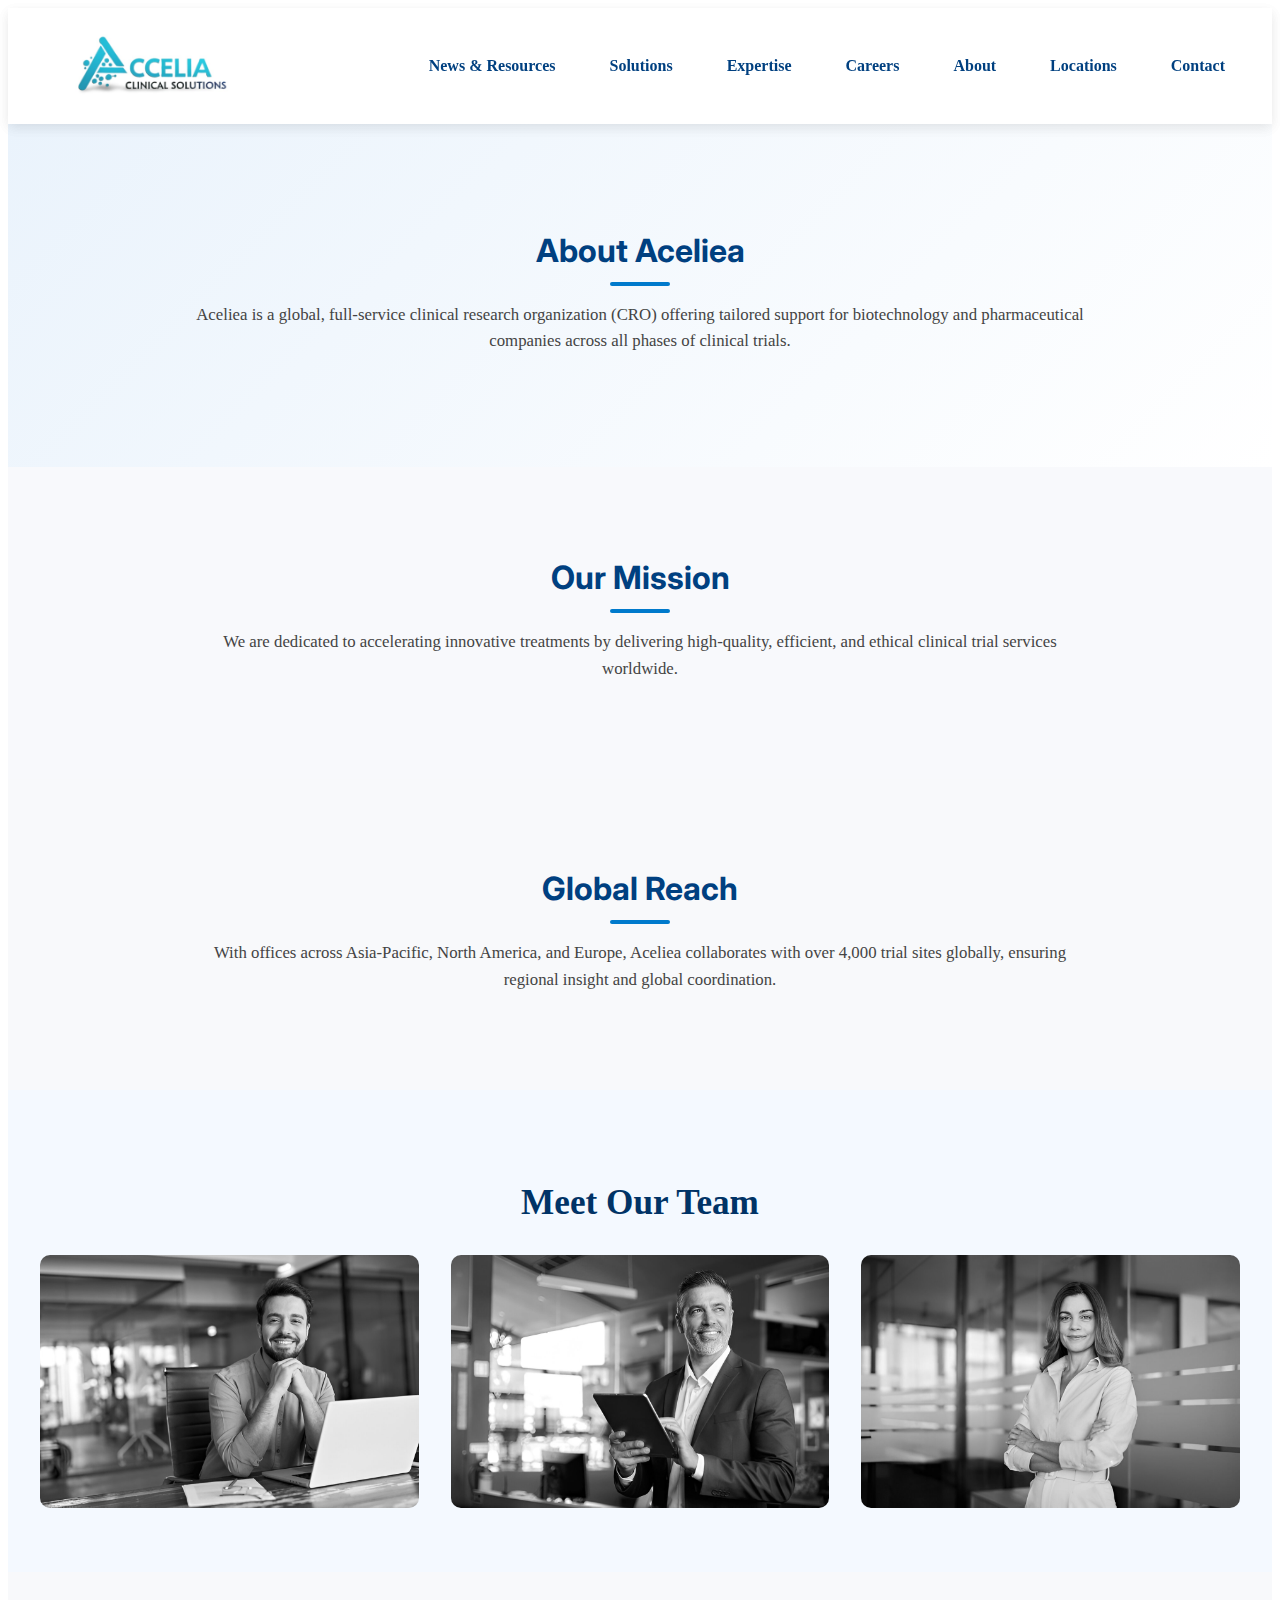
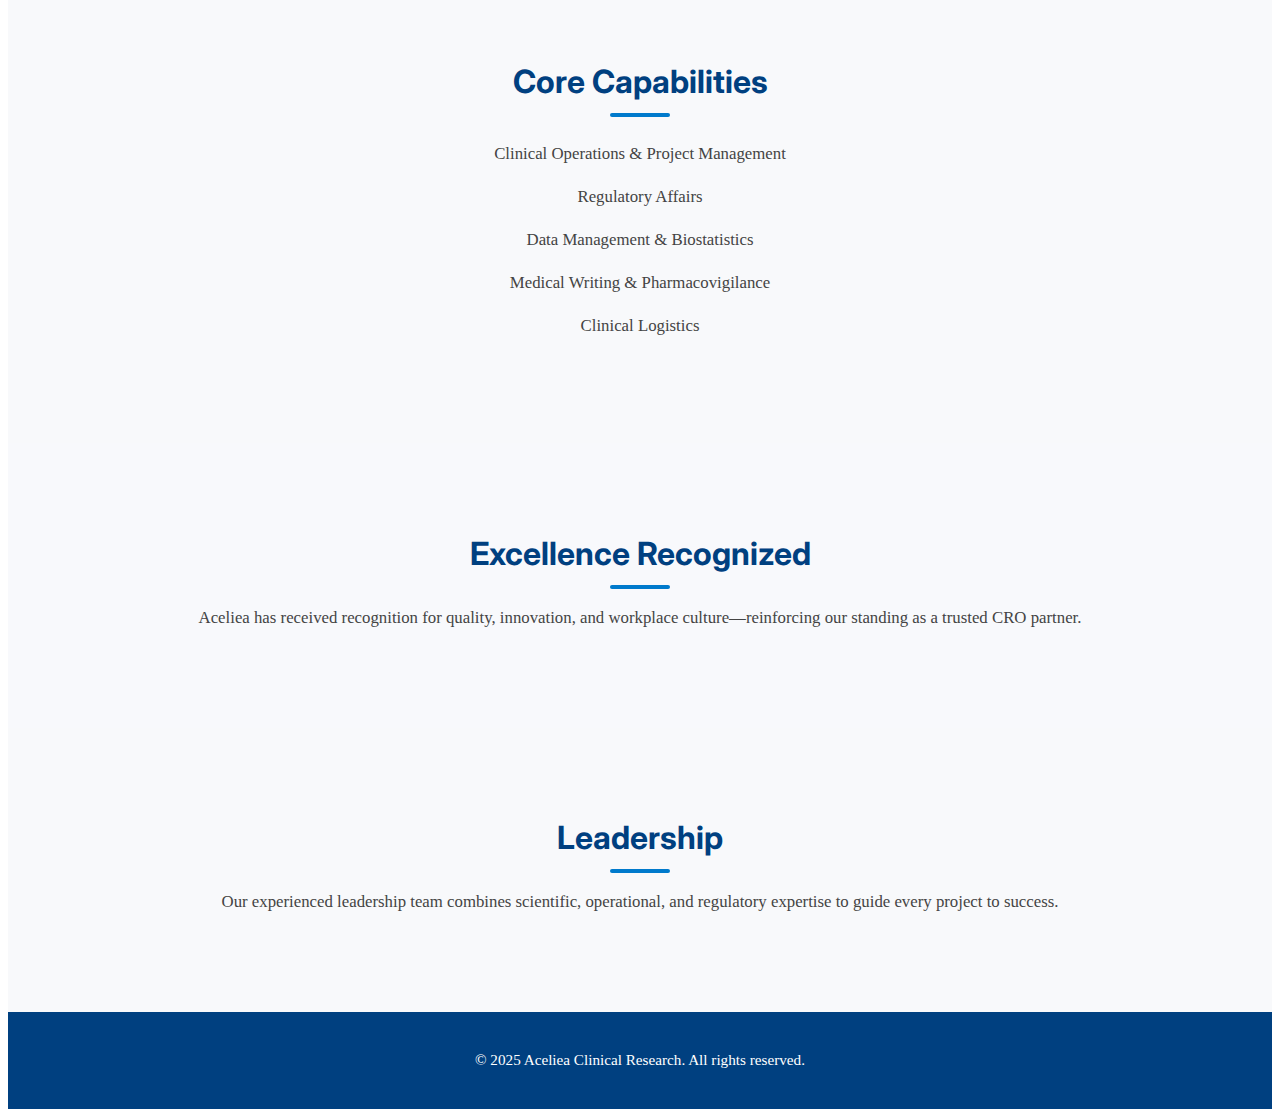
<file: about.html>
<!DOCTYPE html>
<html lang="en">

<head>
    <meta charset="UTF-8" />
    <meta name="viewport" content="width=device-width, initial-scale=1.0" />
    <title>About - Aceliea Clinical Research</title>
    <link rel="stylesheet" href="style.css" />
    <link href="https://fonts.googleapis.com/css2?family=Inter:wght@400;600&display=swap" rel="stylesheet" />
</head>

<body>
    <header id="navbar-placeholder"></header>

    <main>
        <section class="section about-hero">
            <h2>About Aceliea</h2>
            <p>Aceliea is a global, full-service clinical research organization (CRO) offering tailored support for
                biotechnology and pharmaceutical companies across all phases of clinical trials.</p>
        </section>

        <section class="section mission">
            <h2>Our Mission</h2>
            <p>We are dedicated to accelerating innovative treatments by delivering high-quality, efficient, and ethical
                clinical trial services worldwide.</p>
        </section>

        <section class="section global">
            <h2>Global Reach</h2>
            <p>With offices across Asia-Pacific, North America, and Europe, Aceliea collaborates with over 4,000 trial
                sites globally, ensuring regional insight and global coordination.</p>
        </section>

        <section class="team-section">
            <h2>Meet Our Team</h2>
            <div class="team-grid">
                <div class="team-member"><img src="images/team1.jpg" alt="Team Member 1"></div>
                <div class="team-member"><img src="images/team2.jpg" alt="Team Member 2"></div>
                <div class="team-member"><img src="images/team3.jpg" alt="Team Member 3"></div>
                <!-- Add more as needed -->
            </div>
        </section>


        <section class="section capabilities">
            <h2>Core Capabilities</h2>
            <ul class="capability-list">
                <li>Clinical Operations & Project Management</li>
                <li>Regulatory Affairs</li>
                <li>Data Management & Biostatistics</li>
                <li>Medical Writing & Pharmacovigilance</li>
                <li>Clinical Logistics</li>
            </ul>
        </section>

        <section class="section awards">
            <h2>Excellence Recognized</h2>
            <p>Aceliea has received recognition for quality, innovation, and workplace culture—reinforcing our standing
                as a trusted CRO partner.</p>
        </section>

        <section class="section leadership">
            <h2>Leadership</h2>
            <p>Our experienced leadership team combines scientific, operational, and regulatory expertise to guide every
                project to success.</p>
        </section>
    </main>

    <footer>
        <p>&copy; 2025 Aceliea Clinical Research. All rights reserved.</p>
    </footer>

    <script src="script.js"></script>
</body>

</html>
</file>
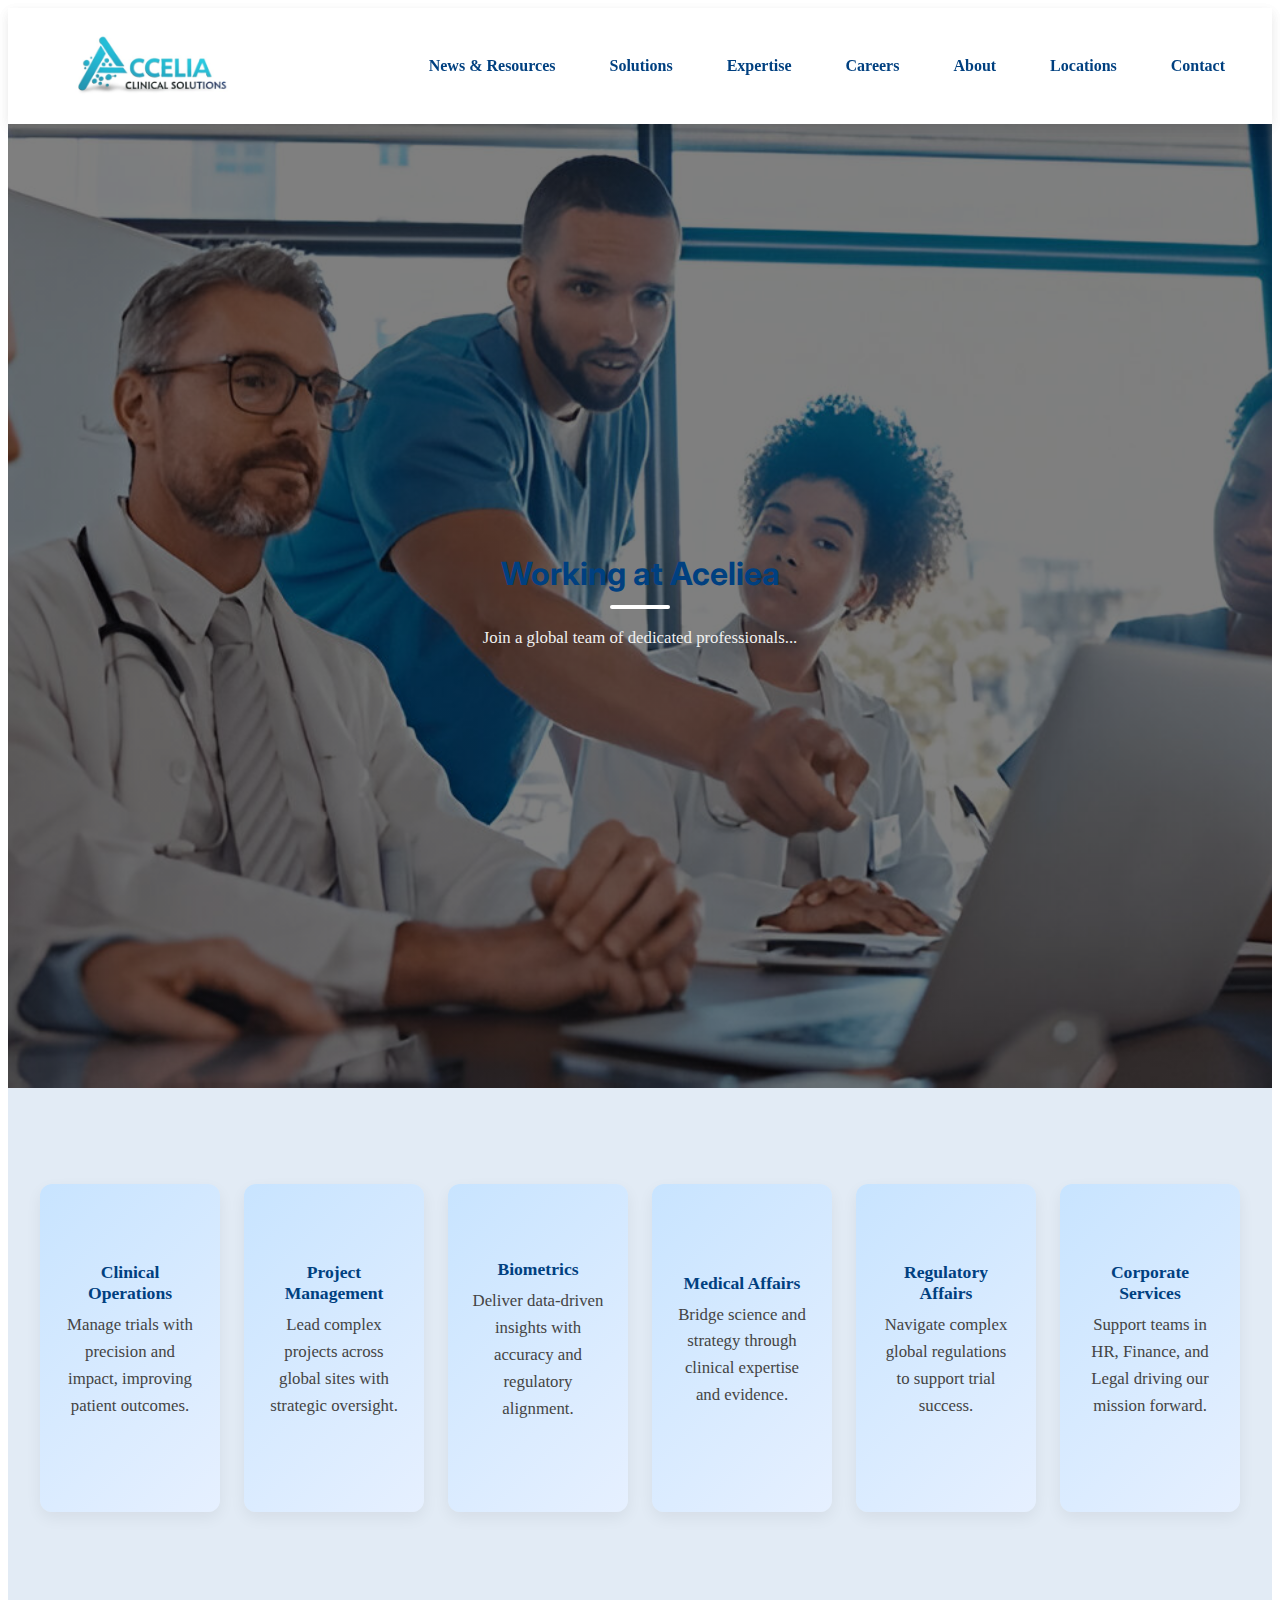
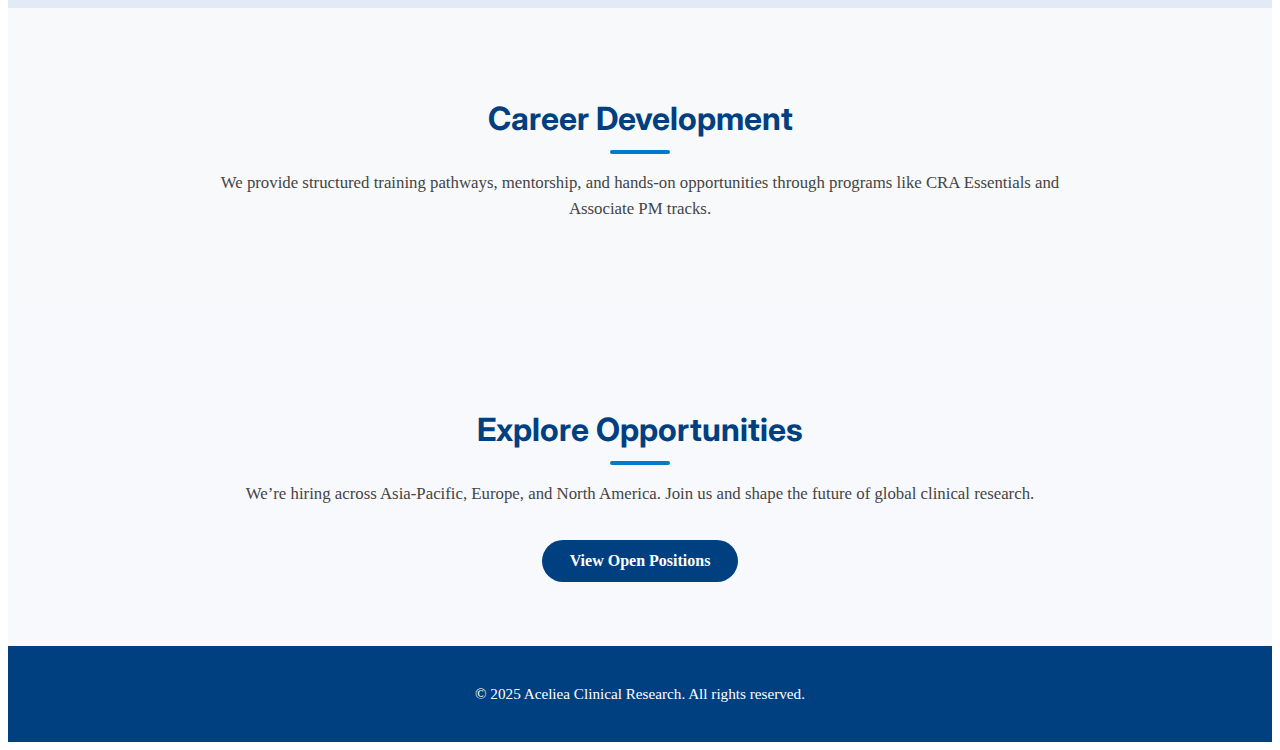
<file: careers.html>
<!DOCTYPE html>
<html lang="en">

<head>
    <meta charset="UTF-8" />
    <meta name="viewport" content="width=device-width, initial-scale=1.0" />
    <title>Careers - Aceliea Clinical Research</title>
    <link rel="stylesheet" href="style.css" />
    <link href="https://fonts.googleapis.com/css2?family=Inter:wght@400;600&display=swap" rel="stylesheet" />
</head>

<body>
    <header id="navbar-placeholder"></header>

    <main>
        <section class="section working-at">
            <h2>Working at Aceliea</h2>
            <p>Join a global team of dedicated professionals...</p>
        </section>

        <section class="section careers-section">
            <div class="career-cards">
                <div class="career-card">
                    <h3>Clinical Operations</h3>
                    <p>Manage trials with precision and impact, improving patient outcomes.</p>
                </div>
                <div class="career-card">
                    <h3>Project Management</h3>
                    <p>Lead complex projects across global sites with strategic oversight.</p>
                </div>
                <div class="career-card">
                    <h3>Biometrics</h3>
                    <p>Deliver data-driven insights with accuracy and regulatory alignment.</p>
                </div>
                <div class="career-card">
                    <h3>Medical Affairs</h3>
                    <p>Bridge science and strategy through clinical expertise and evidence.</p>
                </div>
                <div class="career-card">
                    <h3>Regulatory Affairs</h3>
                    <p>Navigate complex global regulations to support trial success.</p>
                </div>
                <div class="career-card">
                    <h3>Corporate Services</h3>
                    <p>Support teams in HR, Finance, and Legal driving our mission forward.</p>
                </div>
            </div>
        </section>

        <section class="section">
            <h2>Career Development</h2>
            <p>We provide structured training pathways, mentorship, and hands-on opportunities through programs like CRA
                Essentials and Associate PM tracks.</p>
        </section>

        <section class="section">
            <h2>Explore Opportunities</h2>
            <p>We’re hiring across Asia-Pacific, Europe, and North America. Join us and shape the future of global
                clinical research.</p>
            <a href="#" class="btn-know-more">View Open Positions</a>
        </section>
    </main>

    <footer>
        <p>&copy; 2025 Aceliea Clinical Research. All rights reserved.</p>
    </footer>

    <script src="script.js"></script>
</body>

</html>
</file>
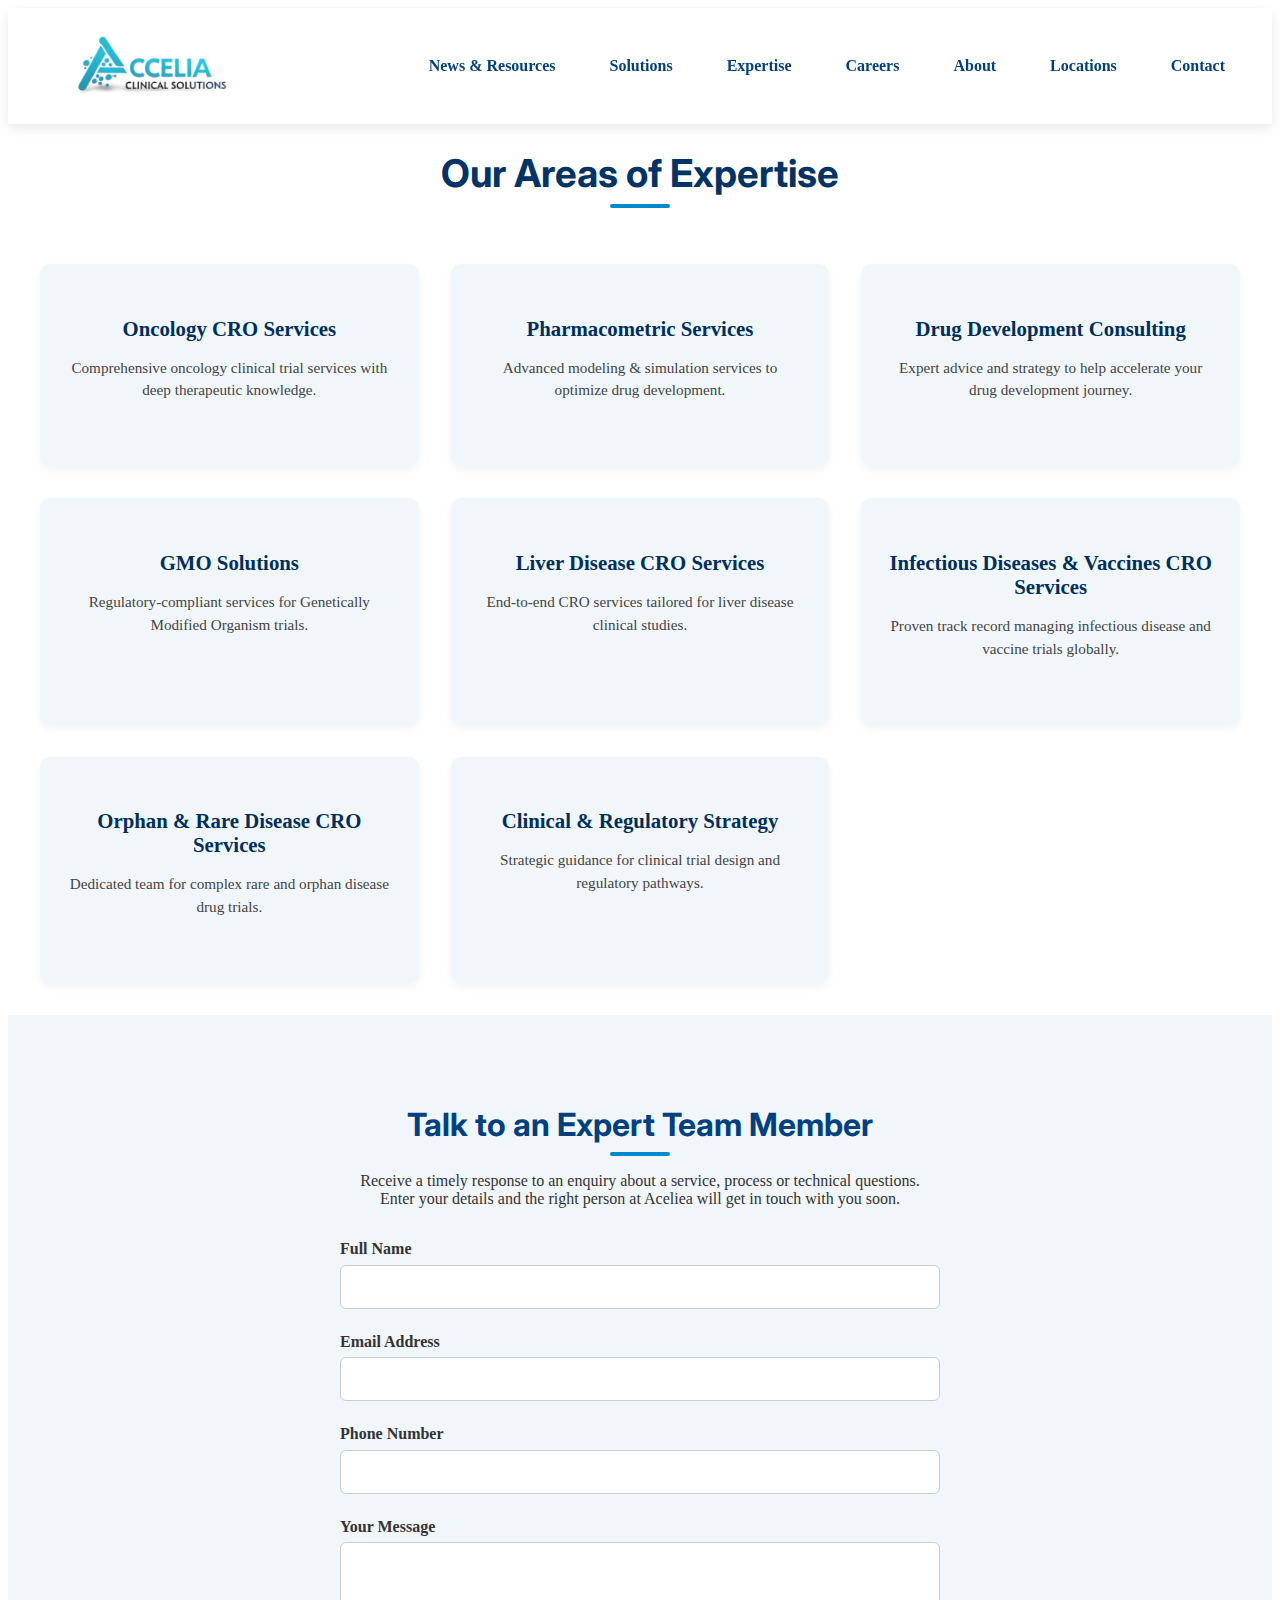
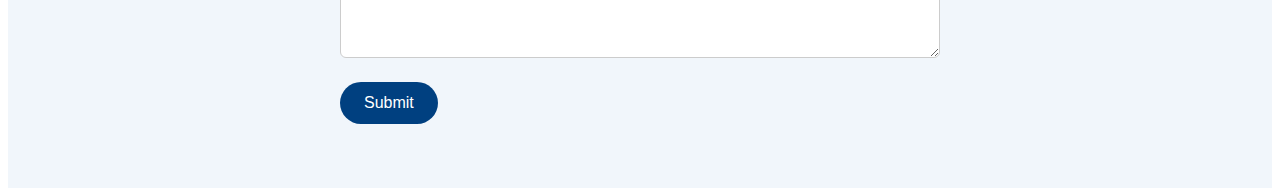
<file: expertise.html>
<!DOCTYPE html>
<html lang="en">

<head>
    <meta charset="UTF-8" />
    <meta name="viewport" content="width=device-width, initial-scale=1.0" />
    <title>Expertise | Aceliea Clinical Research</title>
    <link rel="stylesheet" href="style.css" />
    <link href="https://fonts.googleapis.com/css2?family=Inter:wght@400;600&display=swap" rel="stylesheet" />
</head>

<body>
    <!-- Updated Navbar -->
    <header id="navbar-placeholder"></header>

    <!-- Expertise Section -->
    <main>
        <h1 class="section-title">Our Areas of Expertise</h1>
        <div class="expertise-container">
            <div class="expertise-box">
                <h3>Oncology CRO Services</h3>
                <p>Comprehensive oncology clinical trial services with deep therapeutic knowledge.</p>
                <a href="#" class="learn-more">Learn More</a>
            </div>
            <div class="expertise-box">
                <h3>Pharmacometric Services</h3>
                <p>Advanced modeling & simulation services to optimize drug development.</p>
                <a href="#" class="learn-more">Learn More</a>
            </div>
            <div class="expertise-box">
                <h3>Drug Development Consulting</h3>
                <p>Expert advice and strategy to help accelerate your drug development journey.</p>
                <a href="#" class="learn-more">Learn More</a>
            </div>
            <div class="expertise-box">
                <h3>GMO Solutions</h3>
                <p>Regulatory-compliant services for Genetically Modified Organism trials.</p>
                <a href="#" class="learn-more">Learn More</a>
            </div>
            <div class="expertise-box">
                <h3>Liver Disease CRO Services</h3>
                <p>End-to-end CRO services tailored for liver disease clinical studies.</p>
                <a href="#" class="learn-more">Learn More</a>
            </div>
            <div class="expertise-box">
                <h3>Infectious Diseases & Vaccines CRO Services</h3>
                <p>Proven track record managing infectious disease and vaccine trials globally.</p>
                <a href="#" class="learn-more">Learn More</a>
            </div>
            <div class="expertise-box">
                <h3>Orphan & Rare Disease CRO Services</h3>
                <p>Dedicated team for complex rare and orphan disease drug trials.</p>
                <a href="#" class="learn-more">Learn More</a>
            </div>
            <div class="expertise-box">
                <h3>Clinical & Regulatory Strategy</h3>
                <p>Strategic guidance for clinical trial design and regulatory pathways.</p>
                <a href="#" class="learn-more">Learn More</a>
            </div>
        </div>
        <!-- Contact Form Section -->
        <section class="contact-form-section">
            <h2>Talk to an Expert Team Member</h2>
            <p>Receive a timely response to an enquiry about a service, process or technical questions.<br>
                Enter your details and the right person at Aceliea will get in touch with you soon.</p>

            <form class="expert-contact-form"
                action="https://formsubmit.co/acceliaclinicalsolution@gmail.com?success=true" method="POST">

                <input type="hidden" name="_captcha" value="false">
                <input type="hidden" name="_template" value="table">
                <input type="hidden" name="_subject" value="Talk to an Expert Team Member Form">
                <input type="hidden" name="form_origin" value="Talk to an Expert Team Member Form">
                <input type="hidden" name="_autoresponse"
                    value="Thank you for contacting Aceliea. We'll get back to you soon!">

                <div class="form-group">
                    <label for="name">Full Name</label>
                    <input type="text" id="name" name="name" required>
                </div>

                <div class="form-group">
                    <label for="email">Email Address</label>
                    <input type="email" id="email" name="email" required>
                </div>

                <div class="form-group">
                    <label for="phone">Phone Number</label>
                    <input type="tel" id="phone" name="phone">
                </div>

                <div class="form-group">
                    <label for="message">Your Message</label>
                    <textarea id="message" name="message" rows="5" required></textarea>
                </div>

                <button type="submit" class="submit-btn">Submit</button>
            </form>
            <div id="form-success-message" class="success-alert" style="display: none;">
                ✅ Thank you! Your message has been sent successfully.
            </div>
        </section>
    </main>
    </main>
    <script src="script.js"></script>
</body>

</html>
</file>
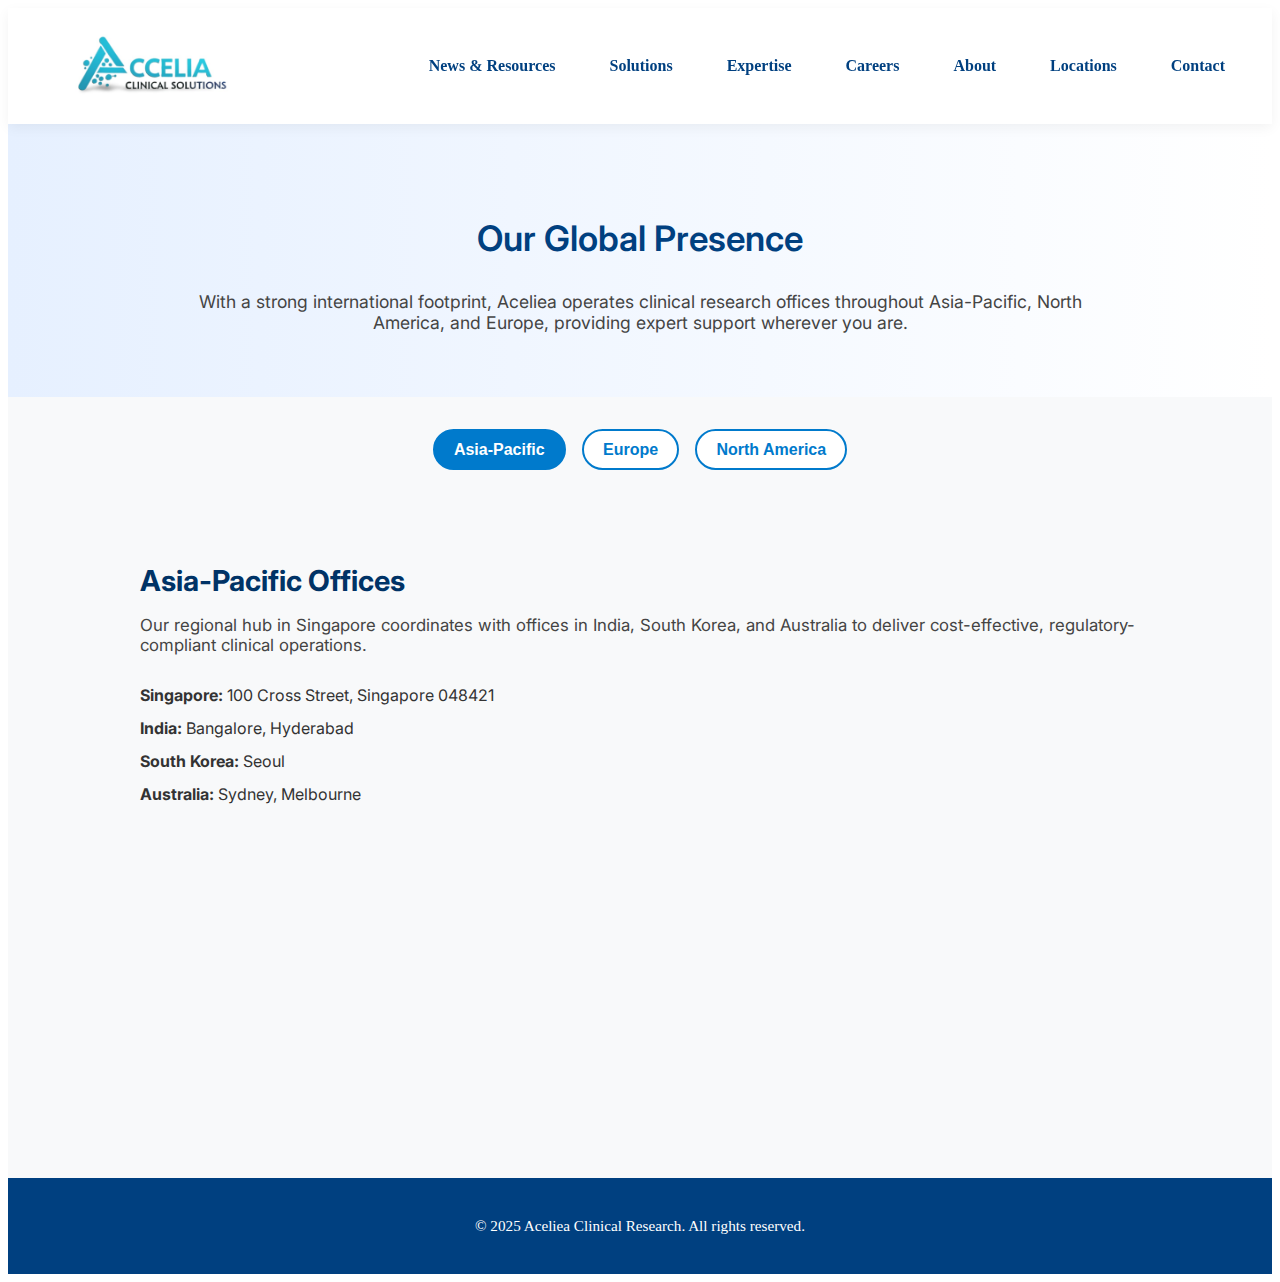
<file: locations.html>
<!DOCTYPE html>
<html lang="en">

<head>
  <meta charset="UTF-8" />
  <meta name="viewport" content="width=device-width, initial-scale=1.0" />
  <title>Locations - Aceliea Clinical Research</title>
  <link rel="stylesheet" href="style.css" />
  <link href="https://fonts.googleapis.com/css2?family=Inter:wght@400;600&display=swap" rel="stylesheet" />
</head>

<body>
  <div id="navbar-placeholder"></div>

  <main class="locations-page">
    <section class="locations-intro">
      <h2>Our Global Presence</h2>
      <p>With a strong international footprint, Aceliea operates clinical research offices throughout Asia-Pacific, North America, and Europe, providing expert support wherever you are.</p>
    </section>

    <section class="region-tabs">
      <button class="tab-button active" data-tab="asia">Asia-Pacific</button>
      <button class="tab-button" data-tab="europe">Europe</button>
      <button class="tab-button" data-tab="north">North America</button>
    </section>

    <section class="region-content">
      <div class="tab-panel active" id="asia">
        <h3>Asia-Pacific Offices</h3>
        <p>Our regional hub in Singapore coordinates with offices in India, South Korea, and Australia to deliver cost-effective, regulatory-compliant clinical operations.</p>
        <ul>
          <li><strong>Singapore:</strong> 100 Cross Street, Singapore 048421</li>
          <li><strong>India:</strong> Bangalore, Hyderabad</li>
          <li><strong>South Korea:</strong> Seoul</li>
          <li><strong>Australia:</strong> Sydney, Melbourne</li>
        </ul>
        <div class="map-embed">
          <iframe src="https://www.google.com/maps/embed?pb=!1m18!1m12!1m3!1d26584.524730884927!2d103.8500437!3d1.2904759!2m3!1f0!2f0!3f0!3m2!1i1024!2i768!4f13.1!3m3!1m2!1s0x31da19a308e65a2d%3A0xdee37b32b0dd8b55!2sSingapore!5e0!3m2!1sen!2ssg!4v1689939846945!5m2!1sen!2ssg" width="100%" height="300" style="border:0; border-radius: 10px; margin-top: 1rem;" allowfullscreen="" loading="lazy" referrerpolicy="no-referrer-when-downgrade"></iframe>
        </div>
      </div>

      <div class="tab-panel" id="europe">
        <h3>European Offices</h3>
        <p>Strategically located in Western and Eastern Europe, our offices provide agile solutions for multicenter clinical trials.</p>
        <ul>
          <li><strong>Germany:</strong> Frankfurt</li>
          <li><strong>United Kingdom:</strong> London</li>
          <li><strong>Poland:</strong> Warsaw</li>
        </ul>
        <div class="map-embed">
          <iframe src="https://www.google.com/maps/embed?pb=!1m18!1m12!1m3!1d100408.04921141723!2d8.5511379!3d50.1109221!2m3!1f0!2f0!3f0!3m2!1i1024!2i768!4f13.1!3m3!1m2!1s0x47bda9c0f0a1e481%3A0x6e5e4571967b2d71!2sFrankfurt%2C%20Germany!5e0!3m2!1sen!2sde!4v1689940074170!5m2!1sen!2sde" width="100%" height="300" style="border:0; border-radius: 10px; margin-top: 1rem;" allowfullscreen="" loading="lazy" referrerpolicy="no-referrer-when-downgrade"></iframe>
        </div>
      </div>

      <div class="tab-panel" id="north">
        <h3>North American Offices</h3>
        <p>Aceliea's presence in North America ensures alignment with FDA regulations and deep access to patient populations.</p>
        <ul>
          <li><strong>USA:</strong> Boston, San Francisco</li>
          <li><strong>Canada:</strong> Toronto</li>
        </ul>
        <div class="map-embed">
          <iframe src="https://www.google.com/maps/embed?pb=!1m18!1m12!1m3!1d2948.708906231059!2d-71.05888098454292!3d42.3600829791866!2m3!1f0!2f0!3f0!3m2!1i1024!2i768!4f13.1!3m3!1m2!1s0x89e370aaf30425e3%3A0x62f2aa26de0d13b7!2sBoston%2C%20MA!5e0!3m2!1sen!2sus!4v1689940126574!5m2!1sen!2sus" width="100%" height="300" style="border:0; border-radius: 10px; margin-top: 1rem;" allowfullscreen="" loading="lazy" referrerpolicy="no-referrer-when-downgrade"></iframe>
        </div>
      </div>
    </section>
  </main>

  <footer>
    <p>&copy; 2025 Aceliea Clinical Research. All rights reserved.</p>
  </footer>

  <script src="script.js"></script>
</body>

</html>
</file>
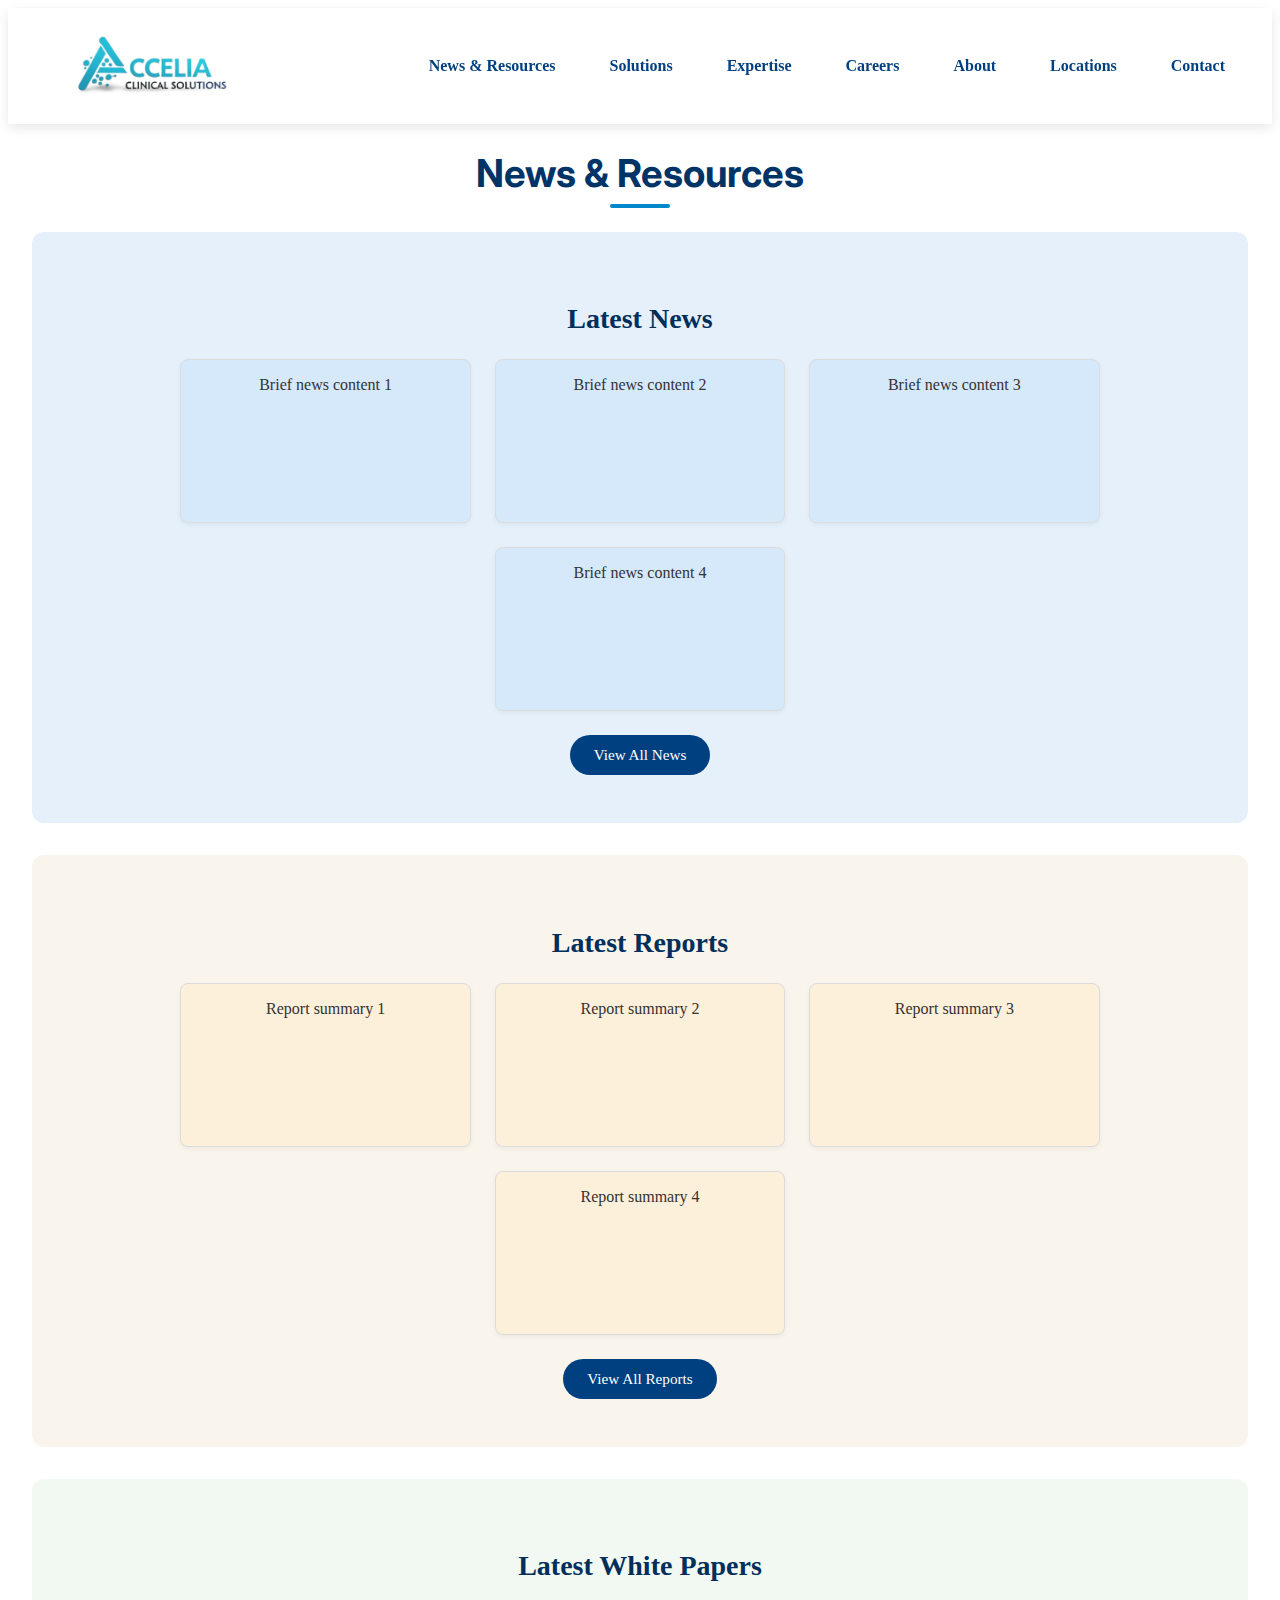
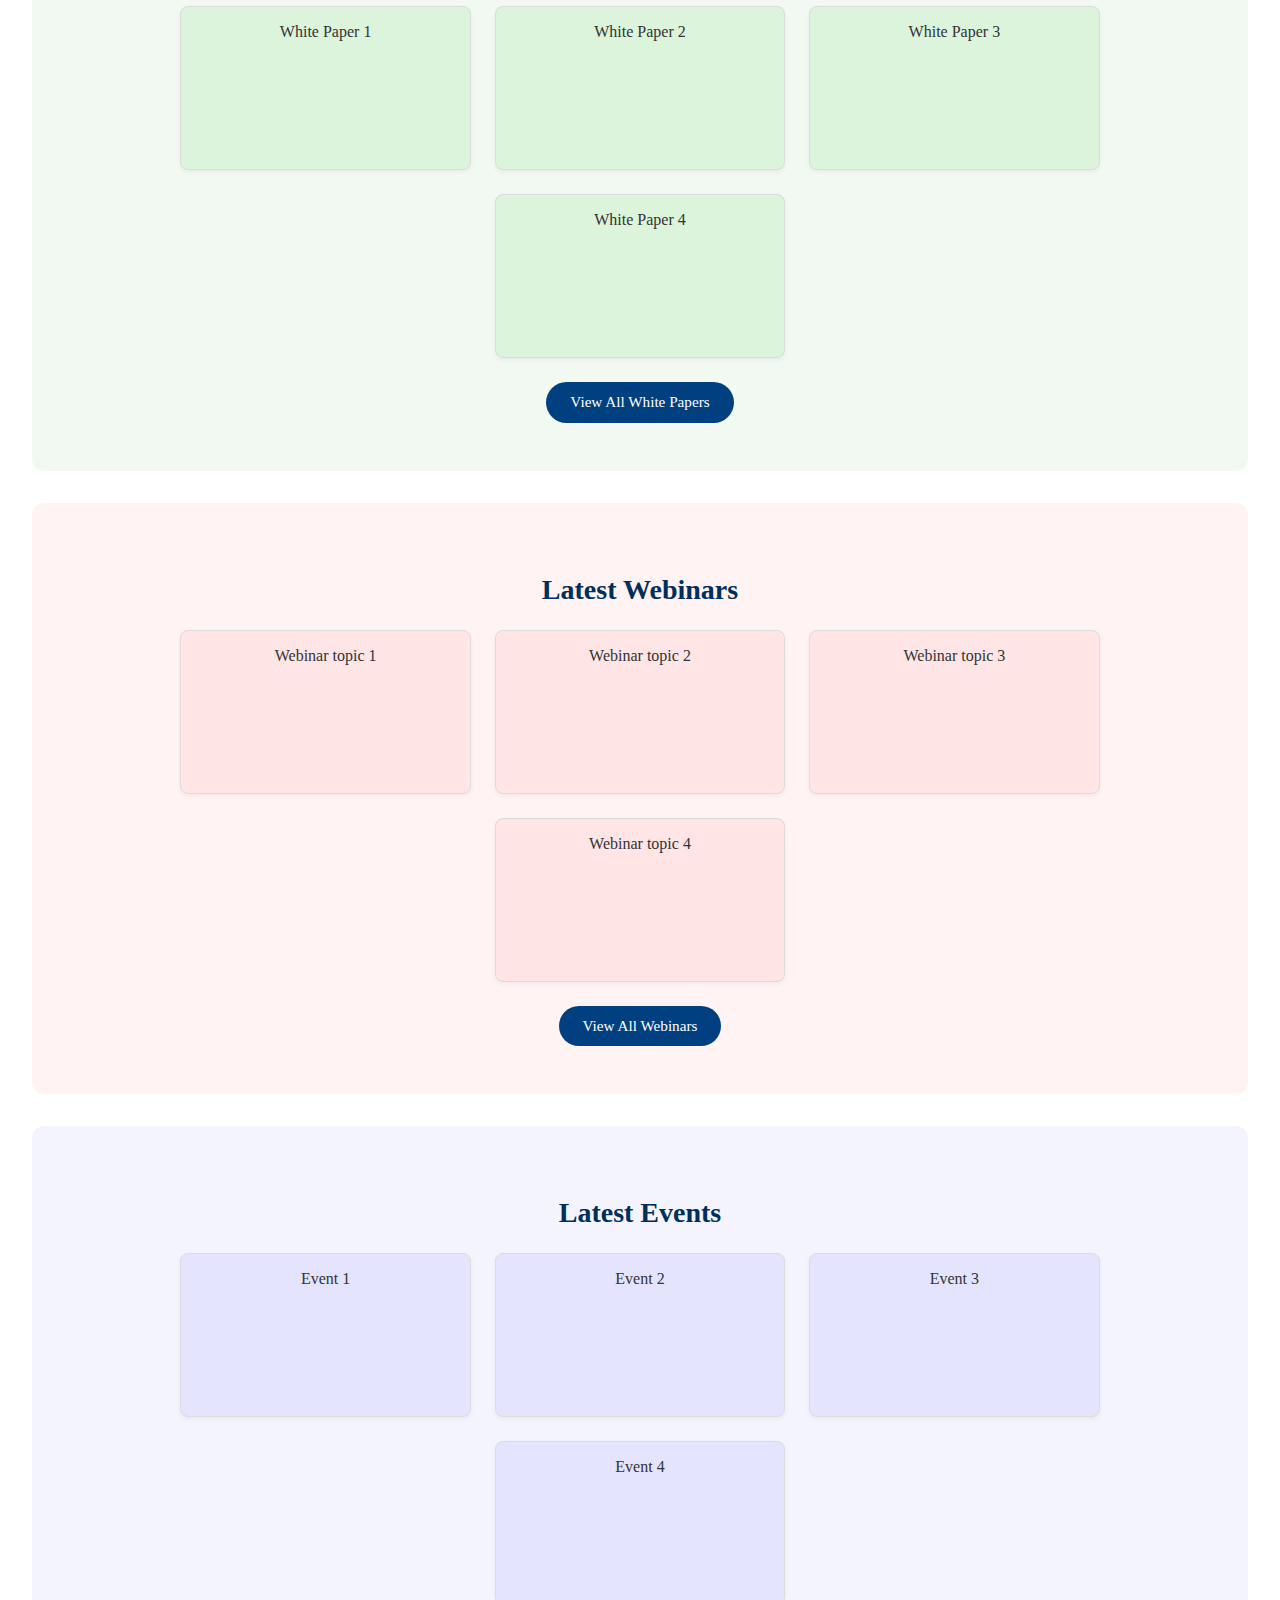
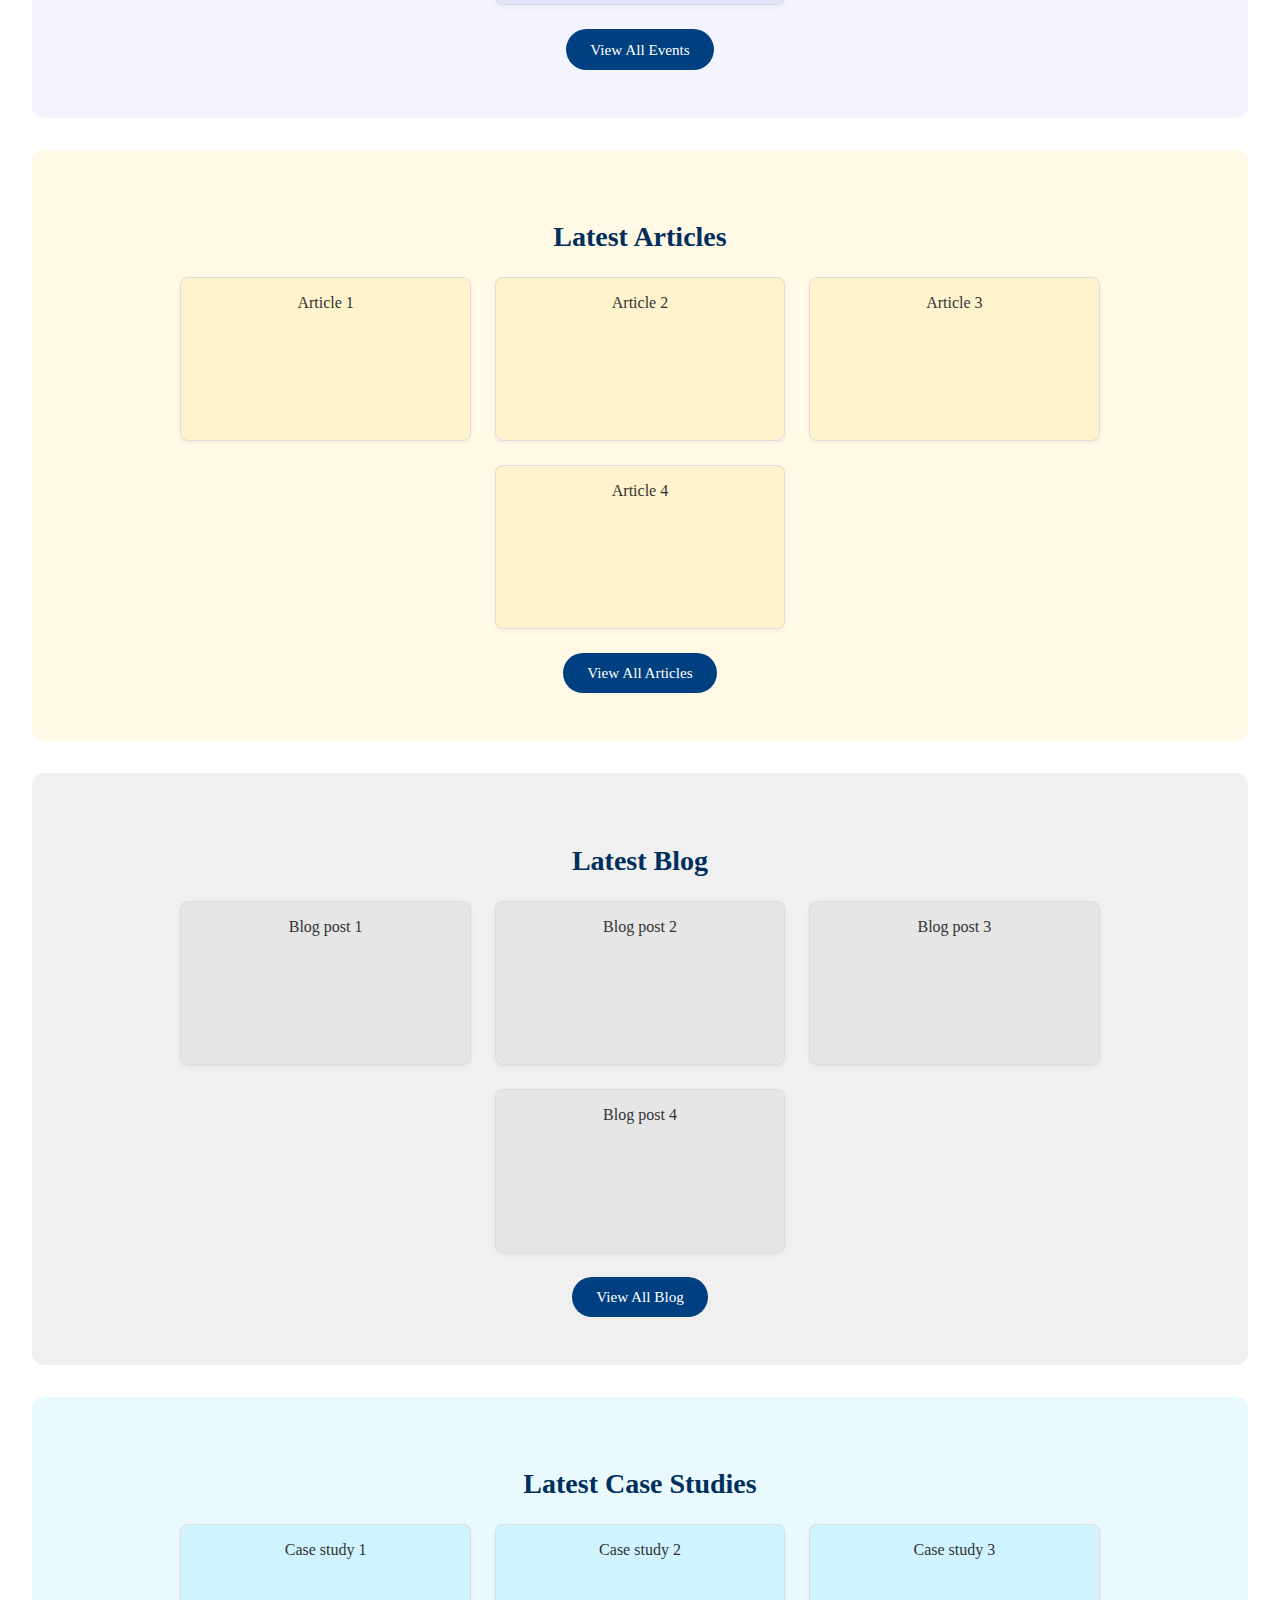
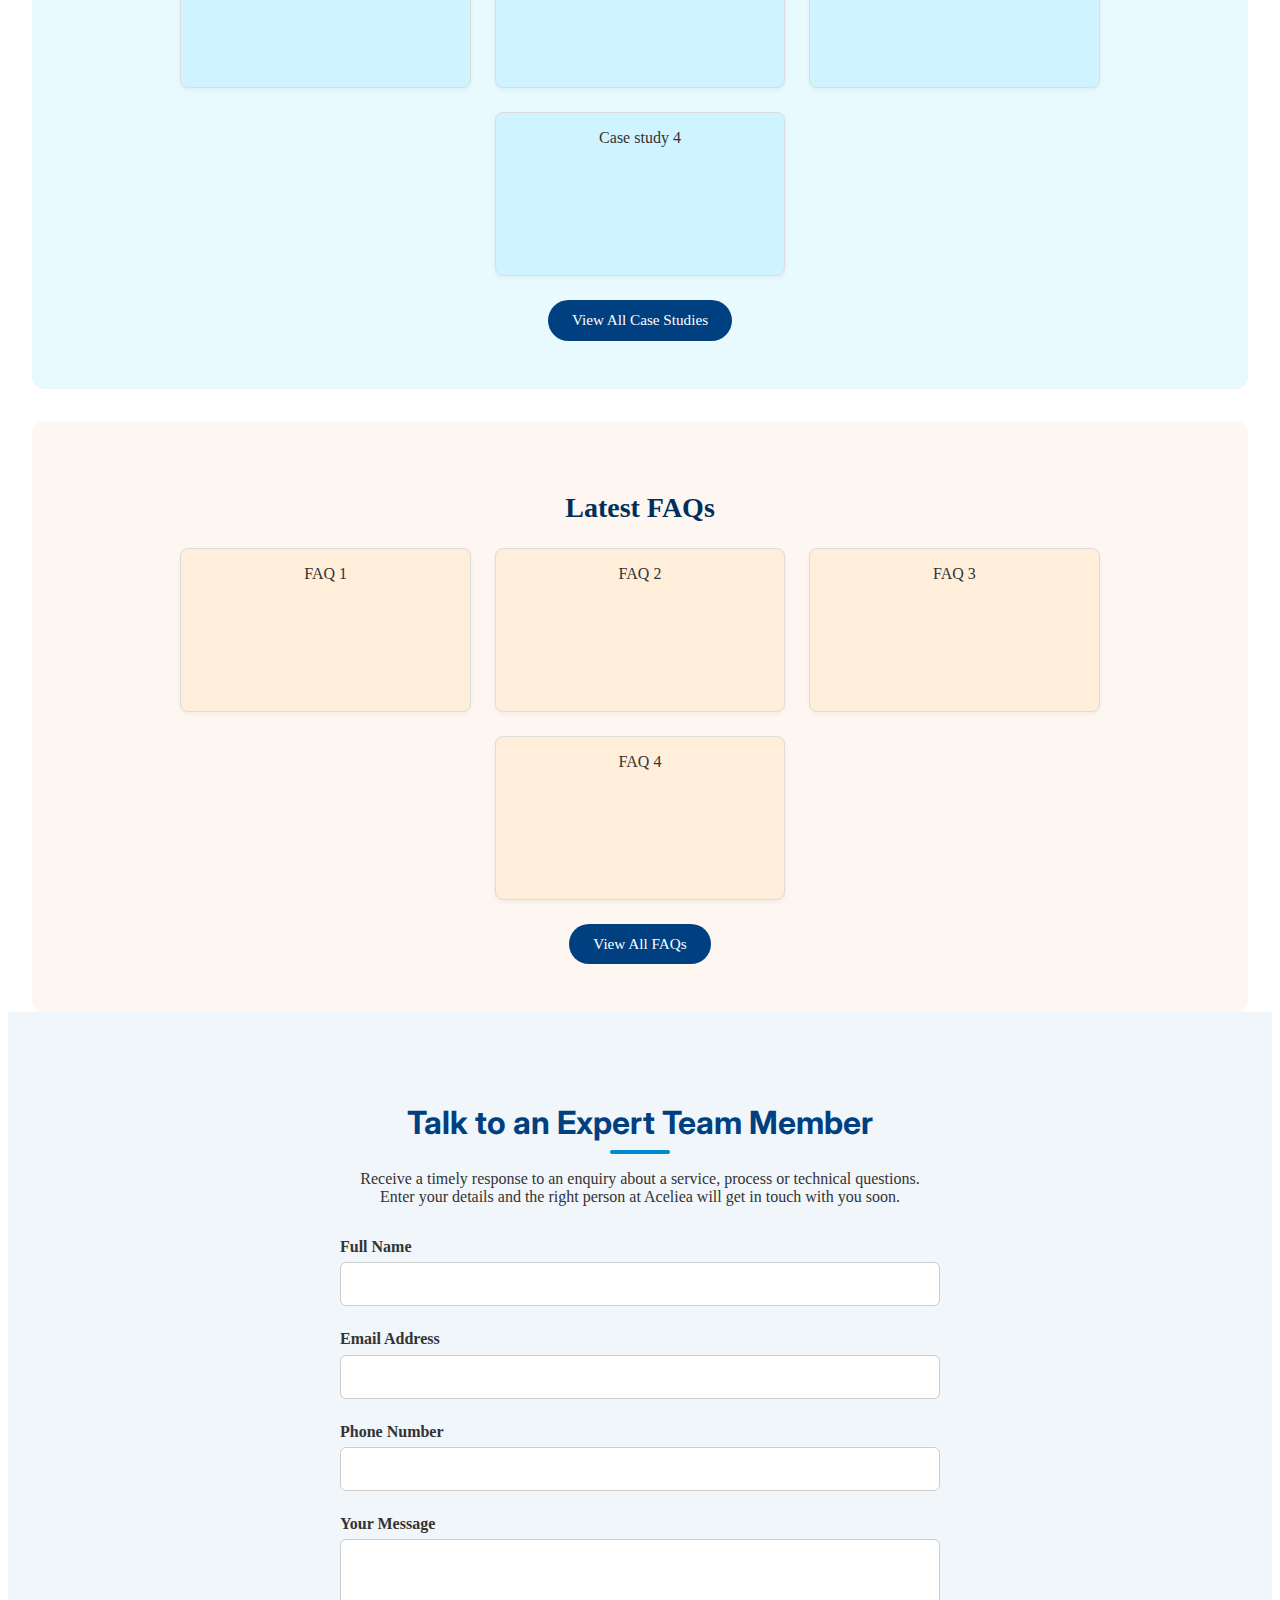
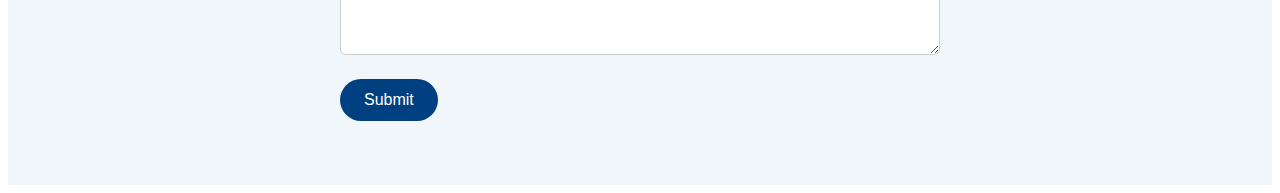
<file: news & resources.html>
<!DOCTYPE html>
<html lang="en">

<head>
    <meta charset="UTF-8" />
    <meta name="viewport" content="width=device-width, initial-scale=1.0" />
    <title>News & Resources - Aceliea Clinical Research</title>
    <link rel="stylesheet" href="style.css" />
    <link href="https://fonts.googleapis.com/css2?family=Inter:wght@400;600&display=swap" rel="stylesheet" />
</head>

<body>
    <!-- Navbar from homepage -->
        <header id="navbar-placeholder"></header>


    <main>
        <section class="news-resources">
            <h1 class="section-title">News & Resources</h1>

            <!-- Reusable section block -->
            <script>
                const sections = [
                    "Latest News",
                    "Latest Reports",
                    "Latest White Papers",
                    "Latest Webinars",
                    "Latest Events",
                    "Latest Articles",
                    "Latest Blog",
                    "Latest Case Studies",
                    "Latest FAQs"
                ];
            </script>

            <!-- HTML static version -->
            <div class="resources-container">
                <!-- Loop this block for each section -->
                <!-- Section Start -->
                <!-- Replace with actual server-side rendering or JS loop as needed -->
                <!-- Example section repeated 9 times -->
                <!-- Template example -->
                <!-- START TEMPLATE BLOCK -->
                <section class="resource-section colored">
                    <h2 class="resource-title">Latest News</h2>
                    <div class="resource-grid">
                        <div class="resource-box">Brief news content 1</div>
                        <div class="resource-box">Brief news content 2</div>
                        <div class="resource-box">Brief news content 3</div>
                        <div class="resource-box">Brief news content 4</div>
                    </div>
                    <a href="#" class="view-all-btn">View All News</a>
                </section>

                <section class="resource-section colored">
                    <h2 class="resource-title">Latest Reports</h2>
                    <div class="resource-grid">
                        <div class="resource-box">Report summary 1</div>
                        <div class="resource-box">Report summary 2</div>
                        <div class="resource-box">Report summary 3</div>
                        <div class="resource-box">Report summary 4</div>
                    </div>
                    <a href="#" class="view-all-btn">View All Reports</a>
                </section>

                <!-- Repeat similar sections for each content category -->
                <section class="resource-section colored">
                    <h2 class="resource-title">Latest White Papers</h2>
                    <div class="resource-grid">
                        <div class="resource-box">White Paper 1</div>
                        <div class="resource-box">White Paper 2</div>
                        <div class="resource-box">White Paper 3</div>
                        <div class="resource-box">White Paper 4</div>
                    </div>
                    <a href="#" class="view-all-btn">View All White Papers</a>
                </section>

                <section class="resource-section colored">
                    <h2 class="resource-title">Latest Webinars</h2>
                    <div class="resource-grid">
                        <div class="resource-box">Webinar topic 1</div>
                        <div class="resource-box">Webinar topic 2</div>
                        <div class="resource-box">Webinar topic 3</div>
                        <div class="resource-box">Webinar topic 4</div>
                    </div>
                    <a href="#" class="view-all-btn">View All Webinars</a>
                </section>

                <section class="resource-section colored">
                    <h2 class="resource-title">Latest Events</h2>
                    <div class="resource-grid">
                        <div class="resource-box">Event 1</div>
                        <div class="resource-box">Event 2</div>
                        <div class="resource-box">Event 3</div>
                        <div class="resource-box">Event 4</div>
                    </div>
                    <a href="#" class="view-all-btn">View All Events</a>
                </section>

                <section class="resource-section colored">
                    <h2 class="resource-title">Latest Articles</h2>
                    <div class="resource-grid">
                        <div class="resource-box">Article 1</div>
                        <div class="resource-box">Article 2</div>
                        <div class="resource-box">Article 3</div>
                        <div class="resource-box">Article 4</div>
                    </div>
                    <a href="#" class="view-all-btn">View All Articles</a>
                </section>

                <section class="resource-section colored">
                    <h2 class="resource-title">Latest Blog</h2>
                    <div class="resource-grid">
                        <div class="resource-box">Blog post 1</div>
                        <div class="resource-box">Blog post 2</div>
                        <div class="resource-box">Blog post 3</div>
                        <div class="resource-box">Blog post 4</div>
                    </div>
                    <a href="#" class="view-all-btn">View All Blog</a>
                </section>

                <section class="resource-section colored">
                    <h2 class="resource-title">Latest Case Studies</h2>
                    <div class="resource-grid">
                        <div class="resource-box">Case study 1</div>
                        <div class="resource-box">Case study 2</div>
                        <div class="resource-box">Case study 3</div>
                        <div class="resource-box">Case study 4</div>
                    </div>
                    <a href="#" class="view-all-btn">View All Case Studies</a>
                </section>

                <section class="resource-section colored">
                    <h2 class="resource-title">Latest FAQs</h2>
                    <div class="resource-grid">
                        <div class="resource-box">FAQ 1</div>
                        <div class="resource-box">FAQ 2</div>
                        <div class="resource-box">FAQ 3</div>
                        <div class="resource-box">FAQ 4</div>
                    </div>
                    <a href="#" class="view-all-btn">View All FAQs</a>
                </section>
            </div>
        </section>

        <!-- Contact Form Section -->
        <section class="contact-form-section">
            <h2>Talk to an Expert Team Member</h2>
            <p>Receive a timely response to an enquiry about a service, process or technical questions.<br>
                Enter your details and the right person at Aceliea will get in touch with you soon.</p>

            <form class="expert-contact-form" action="#" method="POST">
                <div class="form-group">
                    <label for="name">Full Name</label>
                    <input type="text" id="name" name="name" required>
                </div>

                <div class="form-group">
                    <label for="email">Email Address</label>
                    <input type="email" id="email" name="email" required>
                </div>

                <div class="form-group">
                    <label for="phone">Phone Number</label>
                    <input type="tel" id="phone" name="phone">
                </div>

                <div class="form-group">
                    <label for="message">Your Message</label>
                    <textarea id="message" name="message" rows="5" required></textarea>
                </div>

                <button type="submit" class="submit-btn">Submit</button>
            </form>
        </section>
    </main>
    </main>

    <script src="script.js"></script>
</body>

</html>
</file>
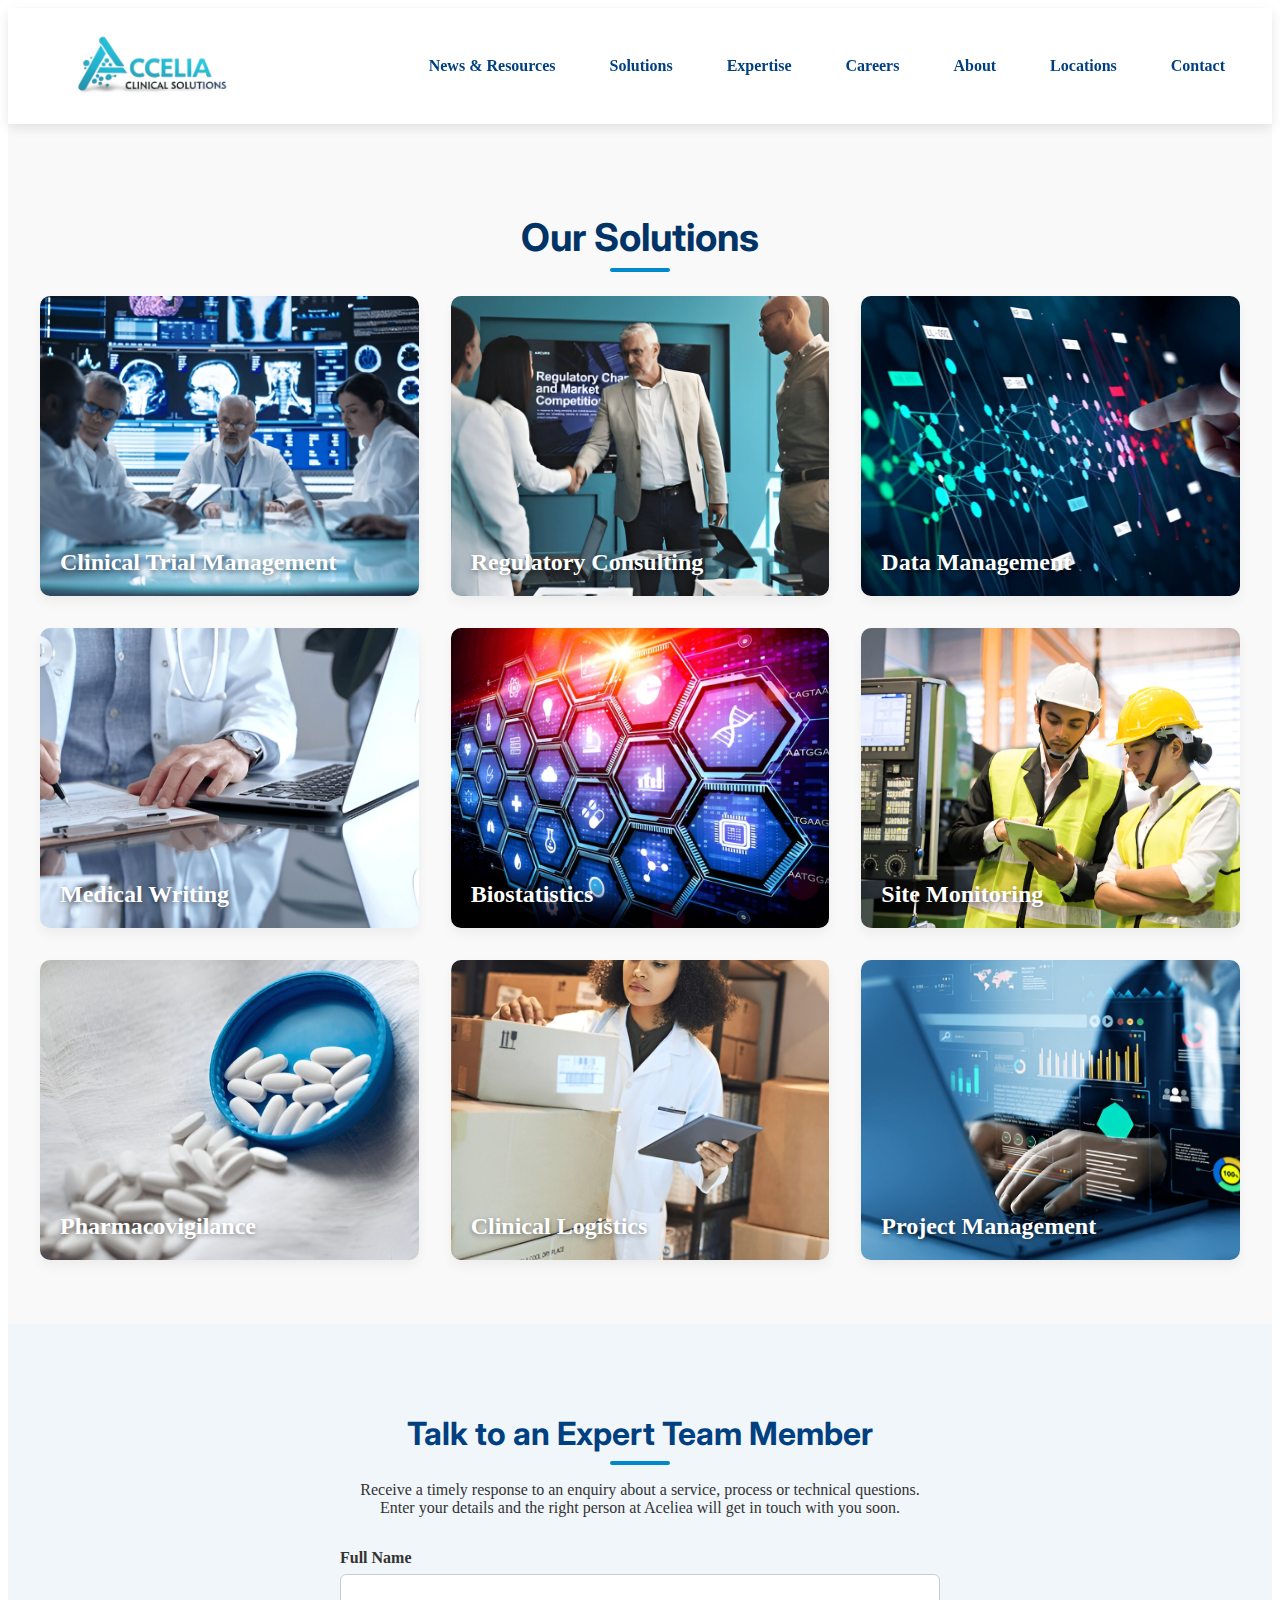
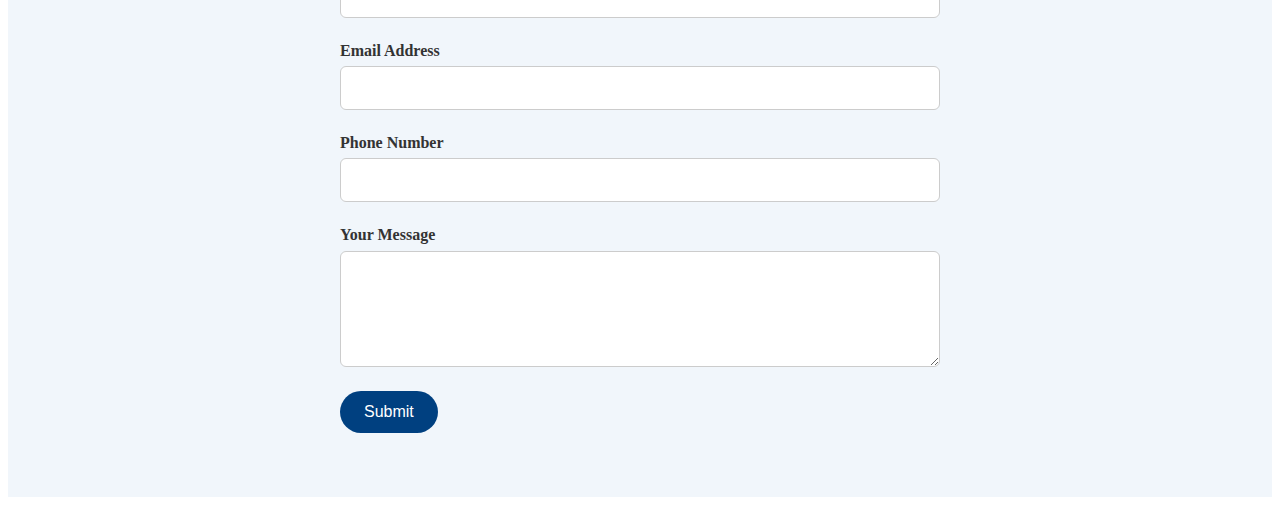
<file: solutions.html>
<!DOCTYPE html>
<html lang="en">

<head>
  <meta charset="UTF-8" />
  <meta name="viewport" content="width=device-width, initial-scale=1.0" />
  <title>Solutions - Aceliea Clinical Research</title>
  <link rel="stylesheet" href="style.css" />
  <link href="https://fonts.googleapis.com/css2?family=Inter:wght@400;600&display=swap" rel="stylesheet" />
</head>

<body>
  <!-- Reuse same navbar from homepage -->
  <header id="navbar-placeholder"></header>
  <main>
    <section class="solutions-section">
      <h1 class="section-title">Our Solutions</h1>
      <div class="solutions-grid">
        <div class="solution-box" style="background-image: url('images/clinical.jpg')">
          <div class="solution-overlay">
            <h2>Clinical Trial Management</h2>
            <p>Full-service trial planning, execution & support.</p>
            <a href="#" class="btn-know-more">Know More</a>
          </div>
          <div class="solution-title">Clinical Trial Management</div>
        </div>

        <div class="solution-box" style="background-image: url('images/regulatory.jpg')">
          <div class="solution-overlay">
            <h2>Regulatory Consulting</h2>
            <p>Ensure global and regional compliance effectively.</p>
            <a href="#" class="btn-know-more">Know More</a>
          </div>
          <div class="solution-title">Regulatory Consulting</div>
        </div>

        <div class="solution-box" style="background-image: url('images/data.jpg')">
          <div class="solution-overlay">
            <h2>Data Management</h2>
            <p>Clean, secure and regulatory-compliant data.</p>
            <a href="#" class="btn-know-more">Know More</a>
          </div>
          <div class="solution-title">Data Management</div>
        </div>

        <div class="solution-box" style="background-image: url('images/medical.jpg')">
          <div class="solution-overlay">
            <h2>Medical Writing</h2>
            <p>Scientific documentation with accuracy and clarity.</p>
            <a href="#" class="btn-know-more">Know More</a>
          </div>
          <div class="solution-title">Medical Writing</div>
        </div>

        <div class="solution-box" style="background-image: url('images/statistics.jpg')">
          <div class="solution-overlay">
            <h2>Biostatistics</h2>
            <p>Informed decisions based on deep statistical analysis.</p>
            <a href="#" class="btn-know-more">Know More</a>
          </div>
          <div class="solution-title">Biostatistics</div>
        </div>

        <div class="solution-box" style="background-image: url('images/monitoring.jpg')">
          <div class="solution-overlay">
            <h2>Site Monitoring</h2>
            <p>Ensure data integrity and regulatory compliance.</p>
            <a href="#" class="btn-know-more">Know More</a>
          </div>
          <div class="solution-title">Site Monitoring</div>
        </div>

        <div class="solution-box" style="background-image: url('images/pharmacovigilance.jpg')">
          <div class="solution-overlay">
            <h2>Pharmacovigilance</h2>
            <p>Patient safety & adverse event tracking.</p>
            <a href="#" class="btn-know-more">Know More</a>
          </div>
          <div class="solution-title">Pharmacovigilance</div>
        </div>

        <div class="solution-box" style="background-image: url('images/logistics.jpg')">
          <div class="solution-overlay">
            <h2>Clinical Logistics</h2>
            <p>Fast, reliable supplies to sites and depots worldwide.</p>
            <a href="#" class="btn-know-more">Know More</a>
          </div>
          <div class="solution-title">Clinical Logistics</div>
        </div>

        <div class="solution-box" style="background-image: url('images/project.jpg')">
          <div class="solution-overlay">
            <h2>Project Management</h2>
            <p>On-time, on-budget trial delivery by expert teams.</p>
            <a href="#" class="btn-know-more">Know More</a>
          </div>
          <div class="solution-title">Project Management</div>
        </div>
      </div>
    </section>
    <!-- Contact Form Section -->
    <section class="contact-form-section">
      <h2>Talk to an Expert Team Member</h2>
      <p>Receive a timely response to an enquiry about a service, process or technical questions.<br>
        Enter your details and the right person at Aceliea will get in touch with you soon.</p>

      <form class="expert-contact-form" action="https://formsubmit.co/acceliaclinicalsolution@gmail.com?success=true"
        method="POST">

        <input type="hidden" name="_captcha" value="false">
        <input type="hidden" name="_template" value="table">
        <input type="hidden" name="_subject" value="Talk to an Expert Team Member Form">
        <input type="hidden" name="form_origin" value="Talk to an Expert Team Member Form">
        <input type="hidden" name="_autoresponse" value="Thank you for contacting Aceliea. We'll get back to you soon!">

        <div class="form-group">
          <label for="name">Full Name</label>
          <input type="text" id="name" name="name" required>
        </div>

        <div class="form-group">
          <label for="email">Email Address</label>
          <input type="email" id="email" name="email" required>
        </div>

        <div class="form-group">
          <label for="phone">Phone Number</label>
          <input type="tel" id="phone" name="phone">
        </div>

        <div class="form-group">
          <label for="message">Your Message</label>
          <textarea id="message" name="message" rows="5" required></textarea>
        </div>

        <button type="submit" class="submit-btn">Submit</button>
      </form>
      <div id="form-success-message" class="success-alert" style="display: none;">
        ✅ Thank you! Your message has been sent successfully.
      </div>
    </section>
  </main>

  <script src="script.js"></script>
</body>

</html>
</file>
<file: style.css>
/* --- Navbar Styling --- */
header {
  position: sticky;
  top: 0;
  z-index: 1000;
  background-color: #ffffff;
  box-shadow: 0 4px 12px rgba(0, 0, 0, 0.05);
  transition: all 0.3s ease-in-out;
}

li{
  list-style: none;
}

.navbar {
  display: flex;
  justify-content: space-between;
  align-items: center;
  padding: 1rem 2rem;
  max-width: 1200px;
  margin: 0 auto;
}

.logo img {
  height: 80px;
  width: auto;
  transition: all 0.3s ease-in-out;
}

header.scrolled .logo img {
  height: 50px;
}

.nav-links {
  display: flex;
  gap: 1.5rem;
  list-style: none;
  align-items: center;
}

.nav-links li {
  position: relative;
}

.nav-links li a {
  text-decoration: none;
  color: #004080;
  font-weight: 600;
  font-size: 1rem;
  padding: 10px 15px;
  border-radius: 6px;
  transition: background-color 0.3s ease, color 0.3s ease;
}

.nav-links li a:hover {
  background-color: #004080;
  color: #ffffff;
}

.dropdown-menu {
  position: absolute;
  top: 110%;
  left: 0;
  min-width: 200px;
  background-color: #ffffff;
  border-radius: 8px;
  box-shadow: 0 8px 24px rgba(0, 0, 0, 0.1);
  opacity: 0;
  transform: translateY(15px);
  pointer-events: none;
  transition: all 0.3s ease;
  padding: 0.5rem 0;
  z-index: 99;
}

.dropdown:hover .dropdown-menu,
.dropdown.active .dropdown-menu {
  opacity: 1;
  transform: translateY(0);
  pointer-events: auto;
}

.dropdown-menu li a {
  display: flex;
  align-items: center;
  padding: 12px 20px;
  font-size: 0.95rem;
  color: #003366;
  font-weight: 500;
  text-decoration: none;
  transition: all 0.25s ease;
  background-color: transparent;
  gap: 0.5rem;
}

.dropdown-menu li a:hover {
  background-color: #e8f1fc;
  color: #002f5c;
  padding-left: 24px;
  border-left: 3px solid #0077cc;
}

/* --- Professional Heading Styles --- */
.section h2,
.section-title,
.contact-form-section h2 {
  font-family: 'Inter', sans-serif;
  font-size: 2.4rem;
  font-weight: 700;
  color: #003366;
  text-align: center;
  margin-bottom: 1.5rem;
  position: relative;
}

.section h2::after,
.section-title::after,
.contact-form-section h2::after {
  content: "";
  display: block;
  width: 60px;
  height: 4px;
  background-color: #0088cc;
  margin: 0.5rem auto 0;
  border-radius: 2px;
  transition: width 0.4s ease;
}

.section h2:hover::after,
.section-title:hover::after,
.contact-form-section h2:hover::after {
  width: 90px;
}

/* Mobile Styles */
.menu-toggle {
  display: none;
  font-size: 1.8rem;
  cursor: pointer;
  color: #004080;
}

@media (max-width: 768px) {
  .menu-toggle {
    display: block;
    z-index: 1001;
  }

  .nav-links {
    position: fixed;
    top: 0;
    right: 0;
    width: 250px;
    height: 100vh;
    background-color: #ffffff;
    flex-direction: column;
    padding-top: 70px;
    gap: 1rem;
    transform: translateX(100%);
    transition: transform 0.3s ease-in-out;
    box-shadow: -2px 0 10px rgba(0, 0, 0, 0.1);
  }

  .nav-links.active {
    transform: translateX(0);
  }

  .nav-links li {
    width: 100%;
    text-align: center;
  }

  .nav-links li a {
    display: block;
    width: 100%;
    padding: 1rem;
    color: #004080;
  }

  .dropdown-menu {
    position: static;
    box-shadow: none;
    transform: none;
    opacity: 1;
    display: none;
  }

  .dropdown.active .dropdown-menu {
    display: block;
  }
}

/* --- Home Page Styling --- */
/* --- Hero Section --- */
.hero {
  position: relative;
  height: 90vh;
  display: flex;
  align-items: center;
  justify-content: center;
  text-align: center;
  overflow: hidden;
  color: #fff;
}

.hero-video {
  position: absolute;
  top: 0;
  left: 0;
  width: 100%;
  height: 100%;
  object-fit: cover;
  z-index: 0;
}

.hero-overlay {
  position: absolute;
  top: 0;
  left: 0;
  width: 100%;
  height: 100%;
  background: rgba(0, 0, 0, 0.5);
  z-index: 1;
}

.hero-text {
  position: relative;
  z-index: 2;
  max-width: 800px;
  padding: 2rem;
  color: #ffffff;
}

.hero-text h1 {
  font-size: 3rem;
  margin-bottom: 1rem;
}

.hero-text p {
  font-size: 1.2rem;
}

/* --- Responsive Hero Text --- */
@media screen and (max-width: 768px) {
  .hero-text h1 {
    font-size: 2rem;
  }

  .hero-text p {
    font-size: 1rem;
  }
}

/* --- Section Styling (Solutions, Expertise, etc.) --- */
.section {
  padding: 4rem 2rem;
  text-align: center;
  background-color: #ffffff;
}

.section:nth-of-type(odd) {
  background-color: #f8f9fb;
}

.section h2 {
  font-size: 2rem;
  color: #004080;
  margin-bottom: 1rem;
}

.section p {
  font-size: 1rem;
  color: #333;
  max-width: 700px;
  margin: 0 auto;
}

/* --- Footer Styling --- */
footer {
  text-align: center;
  padding: 1.5rem;
  background-color: #004080;
  color: white;
  font-size: 0.9rem;
}

/* Expertise Page Styling */
.expertise-container {
  display: grid;
  grid-template-columns: repeat(auto-fit, minmax(280px, 1fr));
  gap: 2rem;
  padding: 2rem;
  max-width: 1200px;
  margin: 0 auto;
  justify-items: center;
}

.expertise-box {
  background-color: #f1f6fb;
  border-radius: 10px;
  padding: 2rem 1.5rem;
  text-align: center;
  position: relative;
  overflow: hidden;
  box-shadow: 0 4px 10px rgba(0, 0, 0, 0.05);
  transition: transform 0.3s ease, box-shadow 0.3s ease;
}

.expertise-box:hover {
  transform: translateY(-6px);
  box-shadow: 0 10px 25px rgba(0, 0, 0, 0.1);
}

.expertise-box h3 {
  font-size: 1.3rem;
  font-weight: 600;
  margin-bottom: 1rem;
  color: #002f5c;
}

.expertise-box p {
  font-size: 0.95rem;
  color: #444;
  line-height: 1.5;
  margin-bottom: 2rem;
}

.learn-more {
  position: absolute;
  bottom: 1.2rem;
  left: 50%;
  transform: translateX(-50%) translateY(30px);
  opacity: 0;
  transition: all 0.3s ease;
  background-color: #004080;
  color: white;
  padding: 0.5rem 1.2rem;
  border-radius: 20px;
  font-size: 0.9rem;
  text-decoration: none;
  font-weight: 500;
}

.expertise-box:hover .learn-more {
  transform: translateX(-50%) translateY(0);
  opacity: 1;
}

/* Solutions Page Styling */
.solutions-section {
  padding: 4rem 2rem;
  text-align: center;
  background-color: #f9f9f9;
}

.solutions-grid {
  max-width: 1200px;
  margin: 0 auto;
  display: grid;
  gap: 2rem;
  grid-template-columns: repeat(auto-fit, minmax(280px, 1fr));
}

.solution-box {
  position: relative;
  background-size: cover;
  background-position: center;
  height: 300px;
  border-radius: 10px;
  overflow: hidden;
  cursor: pointer;
  transition: transform 0.3s ease, box-shadow 0.3s ease;
  box-shadow: 0 6px 12px rgba(0, 0, 0, 0.05);
}

.solution-box:hover {
  transform: translateY(-5px);
  box-shadow: 0 12px 24px rgba(0, 0, 0, 0.1);
}

.solution-title {
  position: absolute;
  bottom: 20px;
  left: 20px;
  color: #fff;
  font-size: 1.5rem;
  font-weight: 600;
  z-index: 2;
  text-shadow: 0 2px 5px rgba(0, 0, 0, 0.4);
  transition: transform 0.4s ease, opacity 0.4s ease;
}

.solution-overlay {
  position: absolute;
  inset: 0;
  background: rgba(0, 64, 128, 0.85);
  color: white;
  padding: 2rem;
  opacity: 0;
  transform: translateY(40px);
  transition: all 0.4s ease;
  display: flex;
  flex-direction: column;
  justify-content: center;
  align-items: center;
  text-align: center;
}

.solution-box:hover .solution-title {
  transform: translateY(-120%);
  opacity: 0;
}

.solution-box:hover .solution-overlay {
  opacity: 1;
  transform: translateY(0);
}

.solution-overlay h2 {
  font-size: 1.5rem;
  margin-bottom: 1rem;
}

.solution-overlay p {
  font-size: 1rem;
  margin-bottom: 1.2rem;
}

.btn-know-more {
  text-decoration: none;
  background-color: #ffffff;
  color: #004080;
  padding: 10px 20px;
  border-radius: 25px;
  font-weight: 500;
  transition: background-color 0.3s ease;
}

.btn-know-more:hover {
  background-color: #dce6f5;
}

/* News & Resources Styling */
.resources-container {
  display: flex;
  flex-direction: column;
  gap: 2rem;
  padding: 0 1.5rem;
}

.resource-section {
  padding: 3rem 1rem;
  border-radius: 12px;
  text-align: center;
}

.resource-title {
  font-size: 1.75rem;
  font-weight: 600;
  color: #002f5c;
  margin-bottom: 1.5rem;
}

.resource-grid {
  display: flex;
  justify-content: center;
  gap: 1.5rem;
  flex-wrap: wrap;
  margin-bottom: 1.5rem;
}

.resource-box {
  border: 1px solid #dcdcdc;
  border-radius: 8px;
  padding: 1rem 1.2rem;
  width: 250px;
  min-height: 130px;
  font-size: 1rem;
  color: #333;
  box-shadow: 0 2px 5px rgba(0, 0, 0, 0.05);
  transition: transform 0.3s ease, box-shadow 0.3s ease;
}

.resource-box:hover {
  transform: translateY(-5px);
  box-shadow: 0 8px 20px rgba(0, 0, 0, 0.1);
}

.view-all-btn {
  display: inline-block;
  background-color: #004080;
  color: white;
  padding: 0.7rem 1.5rem;
  border-radius: 30px;
  font-weight: 500;
  text-decoration: none;
  font-size: 0.95rem;
  transition: background-color 0.3s ease;
}

.view-all-btn:hover {
  background-color: #0066cc;
}

.resource-section:nth-of-type(1) {
  background-color: #e6f0fa;
}

.resource-section:nth-of-type(2) {
  background-color: #f9f4ec;
}

.resource-section:nth-of-type(3) {
  background-color: #f2f9f2;
}

.resource-section:nth-of-type(4) {
  background-color: #fff3f3;
}

.resource-section:nth-of-type(5) {
  background-color: #f4f4ff;
}

.resource-section:nth-of-type(6) {
  background-color: #fff9e6;
}

.resource-section:nth-of-type(7) {
  background-color: #f0f0f0;
}

.resource-section:nth-of-type(8) {
  background-color: #e9faff;
}

.resource-section:nth-of-type(9) {
  background-color: #fef7f1;
}

.resource-section:nth-of-type(1) .resource-box {
  background-color: #d6e9fb;
}

.resource-section:nth-of-type(2) .resource-box {
  background-color: #fdf0da;
}

.resource-section:nth-of-type(3) .resource-box {
  background-color: #dbf4db;
}

.resource-section:nth-of-type(4) .resource-box {
  background-color: #ffe5e5;
}

.resource-section:nth-of-type(5) .resource-box {
  background-color: #e4e4ff;
}

.resource-section:nth-of-type(6) .resource-box {
  background-color: #fff3cd;
}

.resource-section:nth-of-type(7) .resource-box {
  background-color: #e6e6e6;
}

.resource-section:nth-of-type(8) .resource-box {
  background-color: #d0f4ff;
}

.resource-section:nth-of-type(9) .resource-box {
  background-color: #ffeeda;
}

@media screen and (max-width: 768px) {
  .expertise-box {
    padding: 1.5rem 1rem;
  }

  .learn-more {
    font-size: 0.85rem;
  }

  .expertise-container,
  .solutions-section,
  .resources-container {
    padding: 1.5rem;
  }
}

/* --- Contact Form Section Styling --- */
.contact-form-section {
  background-color: #f1f6fb;
  padding: 4rem 2rem;
  text-align: center;
}

.contact-form-section h2 {
  font-size: 2rem;
  color: #004080;
  margin-bottom: 1rem;
}

.contact-form-section p {
  font-size: 1rem;
  color: #333;
  margin-bottom: 2rem;
  max-width: 700px;
  margin-left: auto;
  margin-right: auto;
}

.expert-contact-form {
  max-width: 600px;
  margin: 0 auto;
  display: grid;
  gap: 1.5rem;
}

.form-group {
  display: flex;
  flex-direction: column;
  text-align: left;
}

.form-group label {
  font-weight: 600;
  margin-bottom: 0.5rem;
  color: #333;
}

.form-group input,
.form-group textarea {
  padding: 0.8rem;
  border: 1px solid #ccc;
  border-radius: 6px;
  font-size: 1rem;
  font-family: inherit;
  background: #fff;
}

.submit-btn {
  padding: 0.75rem 2rem;
  background-color: #004080;
  color: white;
  font-size: 1rem;
  border: none;
  border-radius: 25px;
  cursor: pointer;
  transition: background-color 0.3s ease;
}

.submit-btn:hover {
  background-color: #0066cc;
}

@media screen and (max-width: 600px) {
  .contact-form-section {
    padding: 3rem 1rem;
  }

  .contact-form-section h2 {
    font-size: 1.5rem;
  }

  .submit-btn {
    width: 100%;
  }
}


/* --- Careers Page Styling with Images --- */

.section {
  padding: 4rem 2rem;
  text-align: center;
  background-color: #f8f9fc;
}


.section.working-at {
  background: linear-gradient(to right, rgba(0, 0, 0, 0.5), rgba(0, 0, 0, 0.5)),
    url('images/working-at-aceliea.jpg') center/cover no-repeat;
  color: #fff;
  height: 100vh;
  display: flex;
  flex-direction: column;
  justify-content: center;
  align-items: center;
  text-align: center;
  padding: 2rem;
}

.section.working-at h2::after {
  background-color: #ffffff;
}

.section.working-at p {
  color: #f0f0f0;
}

.section h2 {
  font-family: 'Inter', sans-serif;
  font-size: 2.4rem;
  font-weight: 700;
  color: #003366;
  margin-bottom: 1.5rem;
  position: relative;
}

.section h2::after {
  content: "";
  display: block;
  width: 60px;
  height: 4px;
  background-color: #007acc;
  margin: 0.75rem auto 0;
  border-radius: 2px;
}

.section p {
  max-width: 800px;
  margin: 0 auto 2rem;
  font-size: 1.05rem;
  color: #333;
  line-height: 1.7;
}

.careers-section {
  background-color: #e2ebf5;
}

.career-cards {
  display: grid;
  grid-template-columns: repeat(6, 1fr);
  gap: 1.5rem;
  max-width: 1400px;
  margin: 0 auto;
  padding: 2rem 0;
}

.career-card {
  background: linear-gradient(135deg, #c8e4ff, #e6f0ff);
  border-radius: 12px;
  box-shadow: 0 6px 16px rgba(0, 0, 0, 0.06);
  overflow: hidden;
  transition: transform 0.3s ease, box-shadow 0.3s ease;
  text-align: center;
  padding: 1.5rem;
  display: flex;
  flex-direction: column;
  justify-content: center;
  height: 280px;
}

.career-card h3 {
  font-size: 1.1rem;
  font-weight: 600;
  margin-bottom: 0.5rem;
  color: #004080;
}

.career-card p {
  font-size: 0.9rem;
  color: #333;
  line-height: 1.4;
}

.career-card:hover {
  transform: translateY(-5px);
  box-shadow: 0 12px 24px rgba(0, 0, 0, 0.1);
}

.btn-know-more {
  display: inline-block;
  text-decoration: none;
  background-color: #004080;
  color: white;
  padding: 0.75rem 1.75rem;
  border-radius: 30px;
  font-weight: 600;
  font-size: 1rem;
  transition: background-color 0.3s ease;
}

.btn-know-more:hover {
  background-color: #0066cc;
}

@media screen and (max-width: 1024px) {
  .career-cards {
    grid-template-columns: repeat(3, 1fr);
  }
}

@media screen and (max-width: 768px) {
  .career-cards {
    grid-template-columns: repeat(2, 1fr);
  }
}

@media screen and (max-width: 480px) {
  .career-cards {
    grid-template-columns: 1fr;
  }

  .section {
    padding: 3rem 1rem;
  }

  .btn-know-more {
    width: 100%;
    text-align: center;
  }

  .section.working-at {
    padding: 2rem 1rem;
    height: 100vh;
  }
}

footer {
  background-color: #004080;
  color: white;
  text-align: center;
  padding: 1.5rem;
  font-size: 0.95rem;
}

/* --- About Page Styling --- */

.about-hero {
  background: linear-gradient(135deg, #eaf3fc, #ffffff);
  padding: 5rem 2rem;
  text-align: center;
}

.about-hero h2 {
  font-size: 2.5rem;
  color: #003366;
  margin-bottom: 1rem;
}

.about-hero p {
  font-size: 1.2rem;
  color: #333;
  max-width: 800px;
  margin: 0 auto;
}

.section h2 {
  font-size: 2rem;
  color: #004080;
  margin-bottom: 1rem;
}

.section p, .section ul {
  font-size: 1.05rem;
  max-width: 900px;
  margin: 0 auto 2rem;
  color: #444;
  line-height: 1.6;
}

.capability-list {
  list-style: none;
  padding: 0;
}

.capability-list li {
  padding: 0.5rem 0;
  font-weight: 500;
}

/* Team Section */
.team-section {
  background-color: #f4f9ff;
  padding: 4rem 2rem;
  text-align: center;
}

.team-section h2 {
  color: #003366;
  font-size: 2.2rem;
  margin-bottom: 2rem;
}

.team-grid {
  display: grid;
  grid-template-columns: repeat(auto-fit, minmax(180px, 1fr));
  gap: 2rem;
  max-width: 1200px;
  margin: 0 auto;
}

.team-member {
  overflow: hidden;
  border-radius: 10px;
  transition: transform 0.3s ease;
}

.team-member img {
  width: 100%;
  height: auto;
  display: block;
  filter: grayscale(100%);
  transition: filter 0.4s ease, transform 0.4s ease;
}

.team-member:hover img {
  filter: grayscale(0%);
  transform: scale(1.05);
}

footer {
  background-color: #004080;
  color: white;
  text-align: center;
  padding: 1.5rem;
  font-size: 0.95rem;
}

@media screen and (max-width: 768px) {
  .about-hero h2 {
    font-size: 2rem;
  }

  .about-hero p,
  .section p,
  .section ul {
    font-size: 1rem;
  }
}

/* --- Locations Page Styling --- */

.locations-intro {
  background: linear-gradient(to right, #e6f0ff, #ffffff);
  padding: 4rem 2rem;
  text-align: center;
}

.locations-intro h2 {
  font-size: 2.5rem;
  color: #003366;
  margin-bottom: 1rem;
}

.locations-intro p {
  max-width: 900px;
  margin: 0 auto;
  font-size: 1.1rem;
  color: #444;
}

.region-tabs {
  display: flex;
  justify-content: center;
  gap: 1rem;
  padding: 2rem;
  flex-wrap: wrap;
}

.tab-button {
  background-color: #ffffff;
  border: 2px solid #007acc;
  color: #007acc;
  padding: 0.6rem 1.2rem;
  font-size: 1rem;
  font-weight: 600;
  border-radius: 30px;
  cursor: pointer;
  transition: all 0.3s ease;
}

.tab-button:hover,
.tab-button.active {
  background-color: #007acc;
  color: #ffffff;
}

.region-content {
  max-width: 1000px;
  margin: 0 auto;
  padding: 2rem;
}

.tab-panel {
  display: none;
  animation: fadeIn 0.5s ease-in-out;
}

.tab-panel.active {
  display: block;
}

.tab-panel h3 {
  color: #003366;
  font-size: 1.8rem;
  margin-bottom: 1rem;
}

.tab-panel p {
  font-size: 1.05rem;
  color: #444;
  margin-bottom: 1.5rem;
}

.tab-panel ul {
  list-style: none;
  padding-left: 0;
}

.tab-panel ul li {
  font-size: 1rem;
  padding: 0.4rem 0;
  color: #333;
}

@keyframes fadeIn {
  from {
    opacity: 0;
    transform: translateY(10px);
  }
  to {
    opacity: 1;
    transform: translateY(0);
  }
}

@media screen and (max-width: 600px) {
  .tab-button {
    width: 100%;
    text-align: center;
  }
}

/* ========== LOCATIONS PAGE ========== */

.locations-page {
  font-family: 'Inter', sans-serif;
  background-color: #f8f9fa;
}

/* Section Titles */
.locations-page h2 {
  font-size: 2.2rem;
  font-weight: 600;
  color: #004080;
  margin-bottom: 2rem;
  text-align: center;
}

/* Office Grid Layout */
.office-grid {
  display: flex;
  flex-wrap: wrap;
  justify-content: center;
  gap: 2rem;
  padding: 2rem;
}

/* Office Cards */
.office-card {
  background-size: cover;
  background-position: center;
  width: 320px;
  height: 240px;
  position: relative;
  border-radius: 12px;
  box-shadow: 0 8px 16px rgba(0, 0, 0, 0.1);
  overflow: hidden;
  transition: transform 0.3s ease;
}

.office-card:hover {
  transform: translateY(-5px);
}

/* Office Overlay Text */
.office-overlay {
  position: absolute;
  inset: 0;
  background: rgba(0, 64, 128, 0.75);
  color: white;
  display: flex;
  flex-direction: column;
  justify-content: center;
  padding: 1.5rem;
  text-align: center;
}

.office-overlay h3 {
  font-size: 1.4rem;
  margin-bottom: 0.5rem;
}

.office-overlay p {
  font-size: 0.95rem;
  margin-bottom: 0.3rem;
}

/* Contact Form Section */
.styled-contact {
  background-color: #f1f6fb;
  padding: 4rem 2rem;
}

.contact-form-wrapper {
  max-width: 800px;
  margin: 0 auto;
}

.contact-intro {
  text-align: center;
  margin-bottom: 2rem;
}

.contact-intro h2 {
  font-size: 1.8rem;
  color: #004080;
}

.expert-contact-form {
  display: flex;
  flex-direction: column;
  gap: 1.5rem;
}

.form-row {
  display: flex;
  gap: 1rem;
  flex-wrap: wrap;
}

.form-group {
  flex: 1;
  display: flex;
  flex-direction: column;
}

.form-group label {
  font-weight: 600;
  margin-bottom: 0.4rem;
}

.form-group input,
.form-group textarea {
  padding: 0.75rem;
  border-radius: 6px;
  border: 1px solid #ccc;
  font-size: 1rem;
}

.full-width {
  flex: 1 1 100%;
}

.submit-btn {
  background-color: #004080;
  color: white;
  border: none;
  padding: 0.75rem 1.5rem;
  border-radius: 25px;
  font-size: 1rem;
  cursor: pointer;
  transition: background-color 0.3s ease;
  align-self: flex-start;
}

.submit-btn:hover {
  background-color: #0066cc;
}

/* Responsive */
@media screen and (max-width: 768px) {
  .office-card {
    width: 90%;
    height: 220px;
  }

  .form-row {
    flex-direction: column;
  }

  .submit-btn {
    width: 100%;
    text-align: center;
  }
}
</file>
